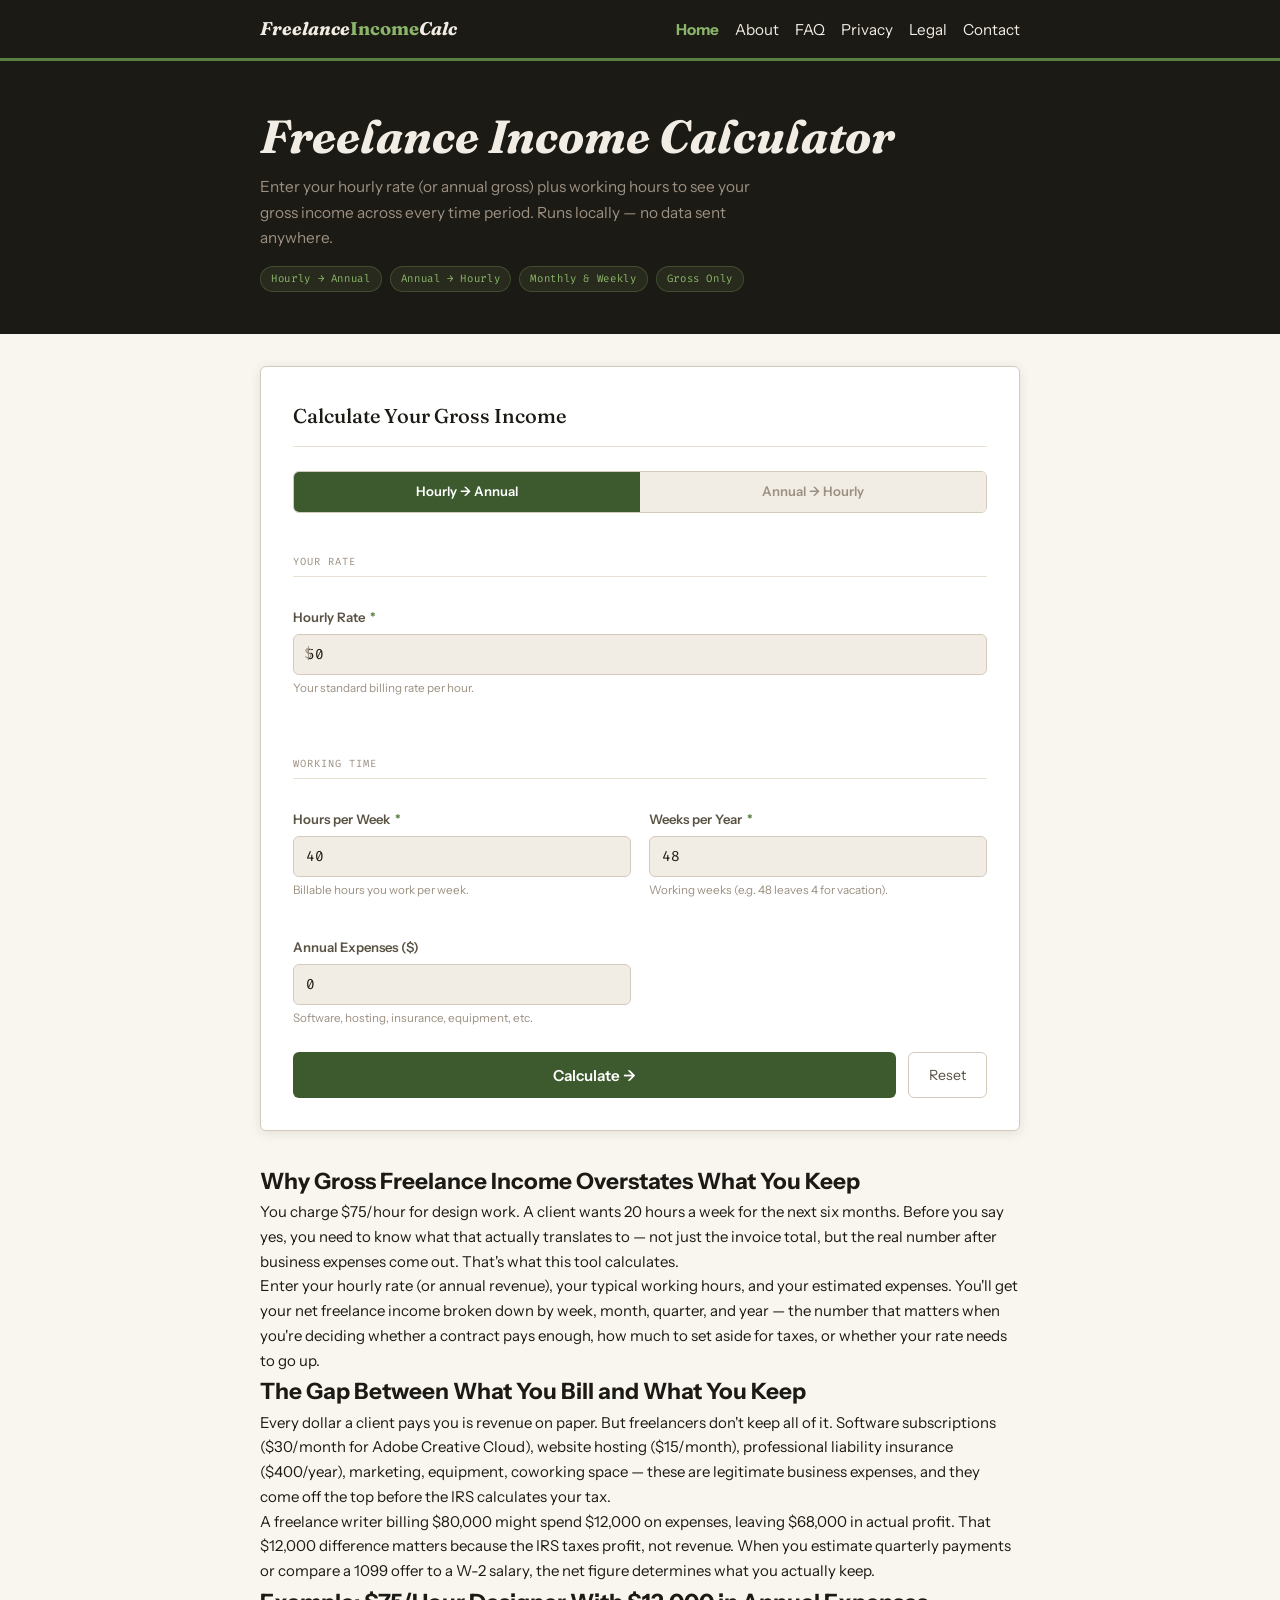
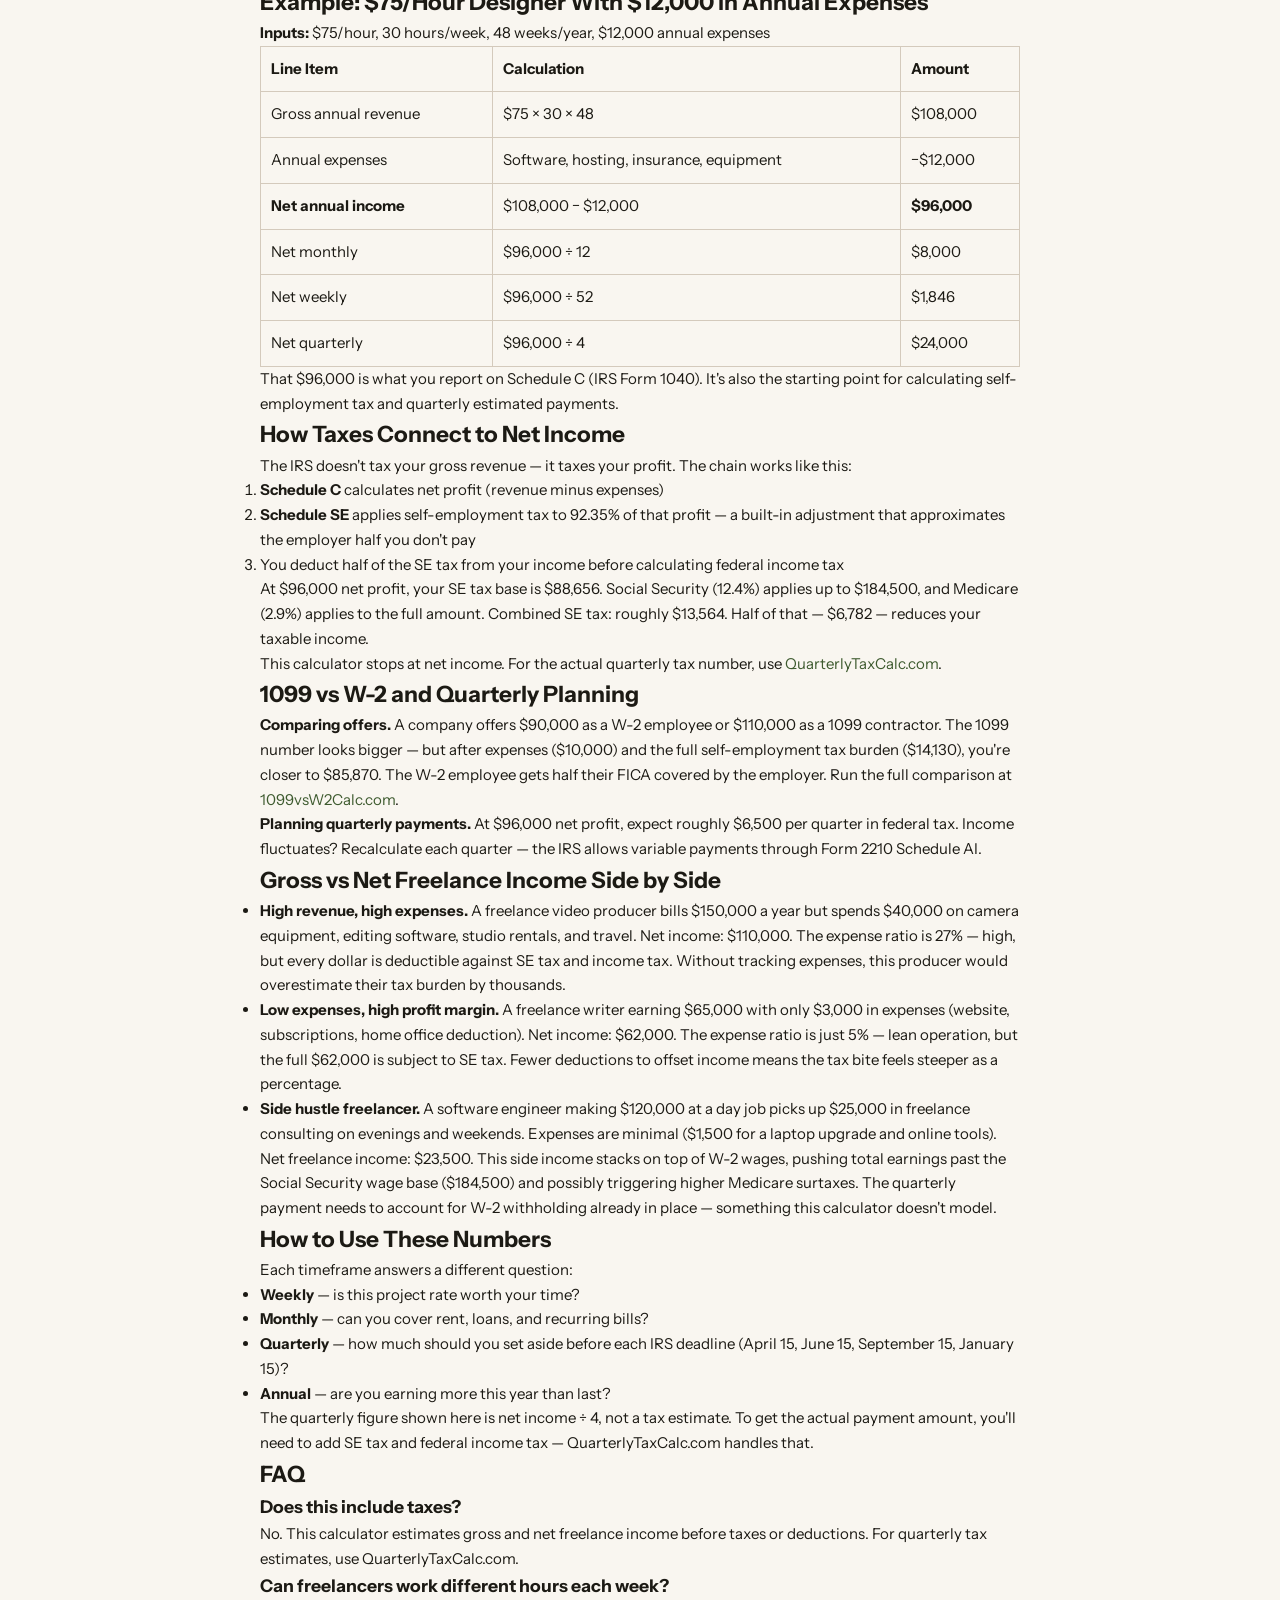
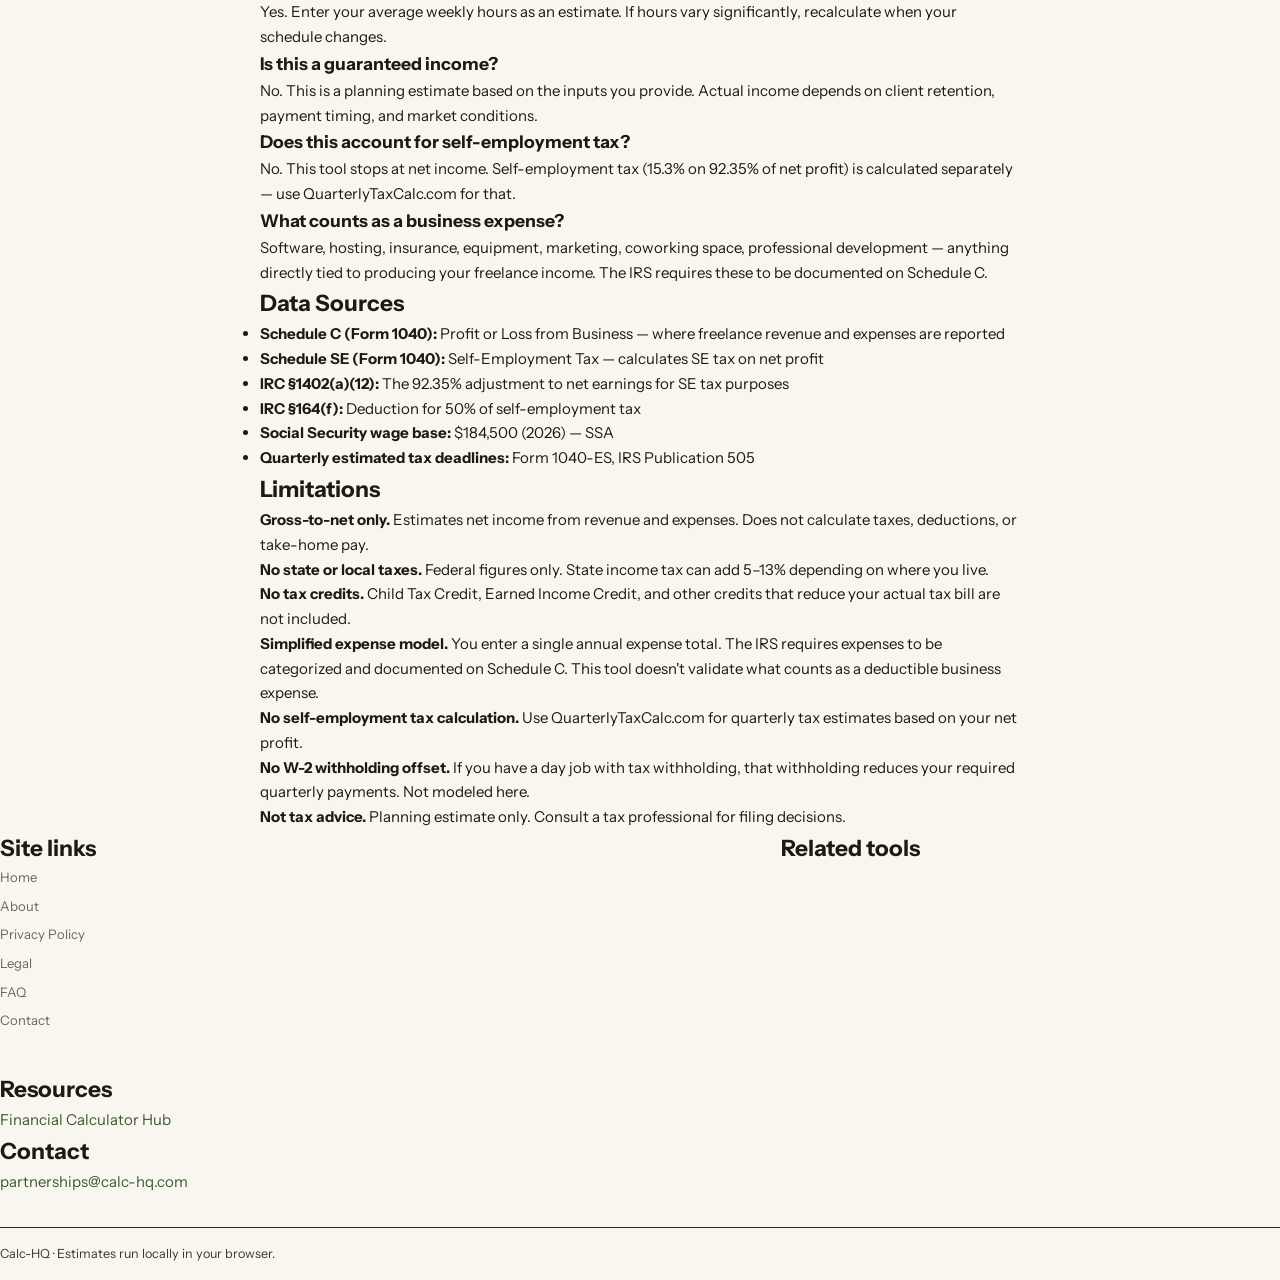
<file: index.html>
<!DOCTYPE html>
<html lang="en">
<head>
<meta charset="utf-8"/>
<meta content="width=device-width, initial-scale=1.0" name="viewport"/>
<title>Freelance Income Calculator | FreelanceIncomeCalc.com</title>
<meta content="Convert your freelance hourly rate to annual, monthly, and weekly gross income. Enter hours per week and weeks per year. Runs entirely in your browser." name="description"/>
<link href="https://freelanceincomecalc.com/" rel="canonical"/>
<meta name="robots" content="index, follow"/>
<meta name="google-adsense-account" content="ca-pub-7744853829365165"/>
<meta property="og:type" content="website"/>
<meta property="og:title" content="Freelance Income Calculator | FreelanceIncomeCalc.com"/>
<meta property="og:description" content="Convert your freelance hourly rate to annual, monthly, and weekly gross income. Enter hours per week and weeks per year. Runs entirely in your browser."/>
<meta property="og:url" content="https://freelanceincomecalc.com/"/>
<meta property="og:site_name" content="FreelanceIncomeCalc.com"/>
<meta name="twitter:card" content="summary"/>
<meta name="twitter:title" content="Freelance Income Calculator | FreelanceIncomeCalc.com"/>
<meta name="twitter:description" content="Convert your freelance hourly rate to annual, monthly, and weekly gross income. Enter hours per week and weeks per year. Runs entirely in your browser."/>
<link href="styles.css?v=layout-repair-0501" rel="stylesheet"/>
<script async="" crossorigin="anonymous" src="https://pagead2.googlesyndication.com/pagead/js/adsbygoogle.js?client=ca-pub-7744853829365165"></script>
<script type="application/ld+json">
{
 "@context": "https://schema.org",
 "@type": "WebApplication",
 "name": "Freelance Income Calculator",
 "url": "https://freelanceincomecalc.com/",
 "applicationCategory": "FinanceApplication",
 "operatingSystem": "Any",
 "creator": {"@type":"Organization","name":"Calc-HQ"},
 "description": "Online freelance income calculator that estimates hourly, weekly, monthly, and annual freelance earnings based on hourly rates and working hours.",
 "offers": {"@type":"Offer","price":"0","priceCurrency":"USD"}
}
</script>
<link rel="icon" href="favicon.svg">
</head>
<body class="page-wrap">
<header class="site-header">
<div class="container">
<a class="site-logo" href="/">Freelance<span>Income</span>Calc</a>
<div data-site-header-nav></div>
</div>
</header>
<div class="container">
<div aria-hidden="true" class="ad-slot ad-slot-top"></div>
</div>
<main>
<section class="tool-hero">
<div class="container">
<h1>Freelance Income Calculator</h1>
<p>Enter your hourly rate (or annual gross) plus working hours to see your gross income across every time period. Runs locally — no data sent anywhere.</p>
<div class="badge-row">
<span class="badge">Hourly → Annual</span>
<span class="badge">Annual → Hourly</span>
<span class="badge">Monthly &amp; Weekly</span>
<span class="badge">Gross Only</span>
</div>
</div>
</section>
<div class="container">
<div class="calc-card">
<h2 class="calc-card-title">Calculate Your Gross Income</h2>
<div class="error-banner" id="error-banner" role="alert" style="display:none;"></div>
<div aria-label="Calculation mode" class="mode-toggle" role="group">
<input checked="" id="mode-hourly" name="calc-mode" type="radio" value="hourly"/>
<label for="mode-hourly">Hourly → Annual</label>
<input id="mode-annual" name="calc-mode" type="radio" value="annual"/>
<label for="mode-annual">Annual → Hourly</label>
</div>
<form id="calc-form" novalidate="">
<div class="form-grid">
<div class="section-sep">Your Rate</div>
<div class="field full" id="row-hourly">
<label for="hourly-rate">Hourly Rate <span class="req">*</span></label>
<div class="input-wrap">
<span class="pfx">$</span>
<input autocomplete="off" class="dfmt" id="hourly-rate" inputmode="decimal" placeholder="e.g. 50" type="text"/>
</div>
<span class="field-hint">Your standard billing rate per hour.</span>
<span class="field-error" id="hourly-rate-err" role="alert"></span>
</div>
<div class="field full" id="row-annual" style="display:none;">
<label for="annual-gross">Annual Gross <span class="req">*</span></label>
<div class="input-wrap">
<span class="pfx">$</span>
<input autocomplete="off" class="dfmt" id="annual-gross" inputmode="decimal" placeholder="e.g. 96,000" type="text"/>
</div>
<span class="field-hint">Your target total gross revenue for the year.</span>
<span class="field-error" id="annual-gross-err" role="alert"></span>
</div>
<div class="section-sep">Working Time</div>
<div class="field">
<label for="hours-per-week">Hours per Week <span class="req">*</span></label>
<input autocomplete="off" class="dfmt" id="hours-per-week" inputmode="decimal" placeholder="40" type="text"/>
<span class="field-hint">Billable hours you work per week.</span>
<span class="field-error" id="hours-per-week-err" role="alert"></span>
</div>
<div class="field">
<label for="weeks-per-year">Weeks per Year <span class="req">*</span></label>
<input autocomplete="off" class="dfmt" id="weeks-per-year" inputmode="decimal" placeholder="48" type="text"/>
<span class="field-hint">Working weeks (e.g. 48 leaves 4 for vacation).</span>
<span class="field-error" id="weeks-per-year-err" role="alert"></span>
</div>
<div class="field">
<label for="annual-expenses">Annual Expenses ($)</label>
<input autocomplete="off" class="dfmt" id="annual-expenses" inputmode="decimal" placeholder="0" type="text"/>
<span class="field-hint">Software, hosting, insurance, equipment, etc.</span>
</div>
</div>
<div class="btn-row">
<button class="btn-primary" type="submit">Calculate →</button>
<button class="btn-secondary" id="reset-btn" type="button">Reset</button>
</div>
</form>
</div>
<div aria-hidden="true" class="sponsor-slot"></div>
<section aria-live="polite" id="results" style="display:none;">
<h2 class="results-heading">Your Income Estimate</h2>
<div class="rate-banner">
<div class="banner-col">
<div class="rbl">Hourly Rate</div>
<div class="rate-big" id="out-hourly">—</div>
<div class="rate-sub">per hour</div>
</div>
<div class="banner-col">
<div class="rbl">Annual Gross</div>
<div class="monthly-val" id="out-annual">—</div>
</div>
<div class="banner-col">
<div class="rbl">Monthly Gross</div>
<div class="monthly-val" id="out-monthly">—</div>
</div>
</div>
<div class="summary-grid">
<div class="s-card">
<div class="sl">Weekly Gross</div>
<div class="sv" id="out-weekly">—</div>
</div>
<div class="s-card accent">
<div class="sl">Est. Quarterly</div>
<div class="sv" id="out-quarterly">—</div>
</div>
<div class="s-card">
<div class="sl">Working Hours</div>
<div class="sv" id="out-hours">—</div>
</div>
<div class="s-card">
<div class="sl">Annual Expenses</div>
<div class="sv" id="out-expenses">—</div>
</div>
</div>
<div class="summary-grid net-grid">
<div class="banner-col">
<div class="rbl">Net Annual</div>
<div class="monthly-val" id="out-net-annual">—</div>
</div>
<div class="banner-col">
<div class="rbl">Net Monthly</div>
<div class="monthly-val" id="out-net-monthly">—</div>
</div>
<div class="s-card">
<div class="sl">Net Weekly</div>
<div class="sv" id="out-net-weekly">—</div>
</div>
</div>
<p class="results-meta" id="out-meta"></p>
<div class="btn-row" style="margin-bottom:16px;">
<button class="btn-copy" id="copy-btn" type="button">Copy Result</button>
</div>
<p class="disclaimer">Gross estimates only. No taxes, deductions, or benefits are modeled. Verify income and tax obligations with a qualified professional or official sources.</p>
<div aria-hidden="true" class="ad-slot ad-slot-bottom"></div>
</section>
</div>
</main>
<div class="container">
<section class="calculator-explanation">
<h2>Why Gross Freelance Income Overstates What You Keep</h2>
<p>You charge $75/hour for design work. A client wants 20 hours a week for the next six months. Before you say yes, you need to know what that actually translates to — not just the invoice total, but the real number after business expenses come out. That's what this tool calculates.</p>
<p>Enter your hourly rate (or annual revenue), your typical working hours, and your estimated expenses. You'll get your net freelance income broken down by week, month, quarter, and year — the number that matters when you're deciding whether a contract pays enough, how much to set aside for taxes, or whether your rate needs to go up.</p>
</section>
<section class="calculator-explanation">
<h2>The Gap Between What You Bill and What You Keep</h2>
<p>Every dollar a client pays you is revenue on paper. But freelancers don't keep all of it. Software subscriptions ($30/month for Adobe Creative Cloud), website hosting ($15/month), professional liability insurance ($400/year), marketing, equipment, coworking space — these are legitimate business expenses, and they come off the top before the IRS calculates your tax.</p>
<p>A freelance writer billing $80,000 might spend $12,000 on expenses, leaving $68,000 in actual profit. That $12,000 difference matters because the IRS taxes profit, not revenue. When you estimate quarterly payments or compare a 1099 offer to a W-2 salary, the net figure determines what you actually keep.</p>
</section>
<section class="calculator-explanation">
<h2>Example: $75/Hour Designer With $12,000 in Annual Expenses</h2>
<p><strong>Inputs:</strong> $75/hour, 30 hours/week, 48 weeks/year, $12,000 annual expenses</p>
<table class="example-table">
<tr><th>Line Item</th><th>Calculation</th><th>Amount</th></tr>
<tr><td>Gross annual revenue</td><td>$75 × 30 × 48</td><td>$108,000</td></tr>
<tr><td>Annual expenses</td><td>Software, hosting, insurance, equipment</td><td>−$12,000</td></tr>
<tr><td><strong>Net annual income</strong></td><td>$108,000 − $12,000</td><td><strong>$96,000</strong></td></tr>
<tr><td>Net monthly</td><td>$96,000 ÷ 12</td><td>$8,000</td></tr>
<tr><td>Net weekly</td><td>$96,000 ÷ 52</td><td>$1,846</td></tr>
<tr><td>Net quarterly</td><td>$96,000 ÷ 4</td><td>$24,000</td></tr>
</table>
<p>That $96,000 is what you report on Schedule C (IRS Form 1040). It's also the starting point for calculating self-employment tax and quarterly estimated payments.</p>
</section>
<section class="calculator-explanation">
<h2>How Taxes Connect to Net Income</h2>
<p>The IRS doesn't tax your gross revenue — it taxes your profit. The chain works like this:</p>
<ol>
<li><strong>Schedule C</strong> calculates net profit (revenue minus expenses)</li>
<li><strong>Schedule SE</strong> applies self-employment tax to 92.35% of that profit — a built-in adjustment that approximates the employer half you don't pay</li>
<li>You deduct half of the SE tax from your income before calculating federal income tax</li>
</ol>
<p>At $96,000 net profit, your SE tax base is $88,656. Social Security (12.4%) applies up to $184,500, and Medicare (2.9%) applies to the full amount. Combined SE tax: roughly $13,564. Half of that — $6,782 — reduces your taxable income.</p>
<p>This calculator stops at net income. For the actual quarterly tax number, use <a href="https://quarterlytaxcalc.com" target="_blank" rel="noopener">QuarterlyTaxCalc.com</a>.</p>
</section>
<section class="calculator-explanation">
<h2>1099 vs W-2 and Quarterly Planning</h2>
<p><strong>Comparing offers.</strong> A company offers $90,000 as a W-2 employee or $110,000 as a 1099 contractor. The 1099 number looks bigger — but after expenses ($10,000) and the full self-employment tax burden ($14,130), you're closer to $85,870. The W-2 employee gets half their FICA covered by the employer. Run the full comparison at <a href="https://1099vsw2calc.com" target="_blank" rel="noopener">1099vsW2Calc.com</a>.</p>
<p><strong>Planning quarterly payments.</strong> At $96,000 net profit, expect roughly $6,500 per quarter in federal tax. Income fluctuates? Recalculate each quarter — the IRS allows variable payments through Form 2210 Schedule AI.</p>
</section>
<section class="calculator-explanation">
<h2>Gross vs Net Freelance Income Side by Side</h2>
<ul>
<li><strong>High revenue, high expenses.</strong> A freelance video producer bills $150,000 a year but spends $40,000 on camera equipment, editing software, studio rentals, and travel. Net income: $110,000. The expense ratio is 27% — high, but every dollar is deductible against SE tax and income tax. Without tracking expenses, this producer would overestimate their tax burden by thousands.</li>
<li><strong>Low expenses, high profit margin.</strong> A freelance writer earning $65,000 with only $3,000 in expenses (website, subscriptions, home office deduction). Net income: $62,000. The expense ratio is just 5% — lean operation, but the full $62,000 is subject to SE tax. Fewer deductions to offset income means the tax bite feels steeper as a percentage.</li>
<li><strong>Side hustle freelancer.</strong> A software engineer making $120,000 at a day job picks up $25,000 in freelance consulting on evenings and weekends. Expenses are minimal ($1,500 for a laptop upgrade and online tools). Net freelance income: $23,500. This side income stacks on top of W-2 wages, pushing total earnings past the Social Security wage base ($184,500) and possibly triggering higher Medicare surtaxes. The quarterly payment needs to account for W-2 withholding already in place — something this calculator doesn't model.</li>
</ul>
</section>
<section class="calculator-explanation">
<h2>How to Use These Numbers</h2>
<p>Each timeframe answers a different question:</p>
<ul>
<li><strong>Weekly</strong> — is this project rate worth your time?</li>
<li><strong>Monthly</strong> — can you cover rent, loans, and recurring bills?</li>
<li><strong>Quarterly</strong> — how much should you set aside before each IRS deadline (April 15, June 15, September 15, January 15)?</li>
<li><strong>Annual</strong> — are you earning more this year than last?</li>
</ul>
<p>The quarterly figure shown here is net income ÷ 4, not a tax estimate. To get the actual payment amount, you'll need to add SE tax and federal income tax — QuarterlyTaxCalc.com handles that.</p>
</section>
<section class="calculator-explanation">
<h2>FAQ</h2>
<h3>Does this include taxes?</h3>
<p>No. This calculator estimates gross and net freelance income before taxes or deductions. For quarterly tax estimates, use QuarterlyTaxCalc.com.</p>
<h3>Can freelancers work different hours each week?</h3>
<p>Yes. Enter your average weekly hours as an estimate. If hours vary significantly, recalculate when your schedule changes.</p>
<h3>Is this a guaranteed income?</h3>
<p>No. This is a planning estimate based on the inputs you provide. Actual income depends on client retention, payment timing, and market conditions.</p>
<h3>Does this account for self-employment tax?</h3>
<p>No. This tool stops at net income. Self-employment tax (15.3% on 92.35% of net profit) is calculated separately — use QuarterlyTaxCalc.com for that.</p>
<h3>What counts as a business expense?</h3>
<p>Software, hosting, insurance, equipment, marketing, coworking space, professional development — anything directly tied to producing your freelance income. The IRS requires these to be documented on Schedule C.</p>
</section>
<section class="calculator-explanation">
<h2>Data Sources</h2>
<ul>
<li><strong>Schedule C (Form 1040):</strong> Profit or Loss from Business — where freelance revenue and expenses are reported</li>
<li><strong>Schedule SE (Form 1040):</strong> Self-Employment Tax — calculates SE tax on net profit</li>
<li><strong>IRC §1402(a)(12):</strong> The 92.35% adjustment to net earnings for SE tax purposes</li>
<li><strong>IRC §164(f):</strong> Deduction for 50% of self-employment tax</li>
<li><strong>Social Security wage base:</strong> $184,500 (2026) — SSA</li>
<li><strong>Quarterly estimated tax deadlines:</strong> Form 1040-ES, IRS Publication 505</li>
</ul>
</section>
<section class="calculator-explanation">
<h2>Limitations</h2>
<p><strong>Gross-to-net only.</strong> Estimates net income from revenue and expenses. Does not calculate taxes, deductions, or take-home pay.</p>
<p><strong>No state or local taxes.</strong> Federal figures only. State income tax can add 5–13% depending on where you live.</p>
<p><strong>No tax credits.</strong> Child Tax Credit, Earned Income Credit, and other credits that reduce your actual tax bill are not included.</p>
<p><strong>Simplified expense model.</strong> You enter a single annual expense total. The IRS requires expenses to be categorized and documented on Schedule C. This tool doesn't validate what counts as a deductible business expense.</p>
<p><strong>No self-employment tax calculation.</strong> Use QuarterlyTaxCalc.com for quarterly tax estimates based on your net profit.</p>
<p><strong>No W-2 withholding offset.</strong> If you have a day job with tax withholding, that withholding reduces your required quarterly payments. Not modeled here.</p>
<p><strong>Not tax advice.</strong> Planning estimate only. Consult a tax professional for filing decisions.</p>
</section>
</div>
<div id="site-footer"></div>
<script src="config.js"></script>
<script src="network.js?v=2026-05-03"></script>
<script src="ads.js"></script>
<script src="app.js"></script>
</body>
</html>
</file>
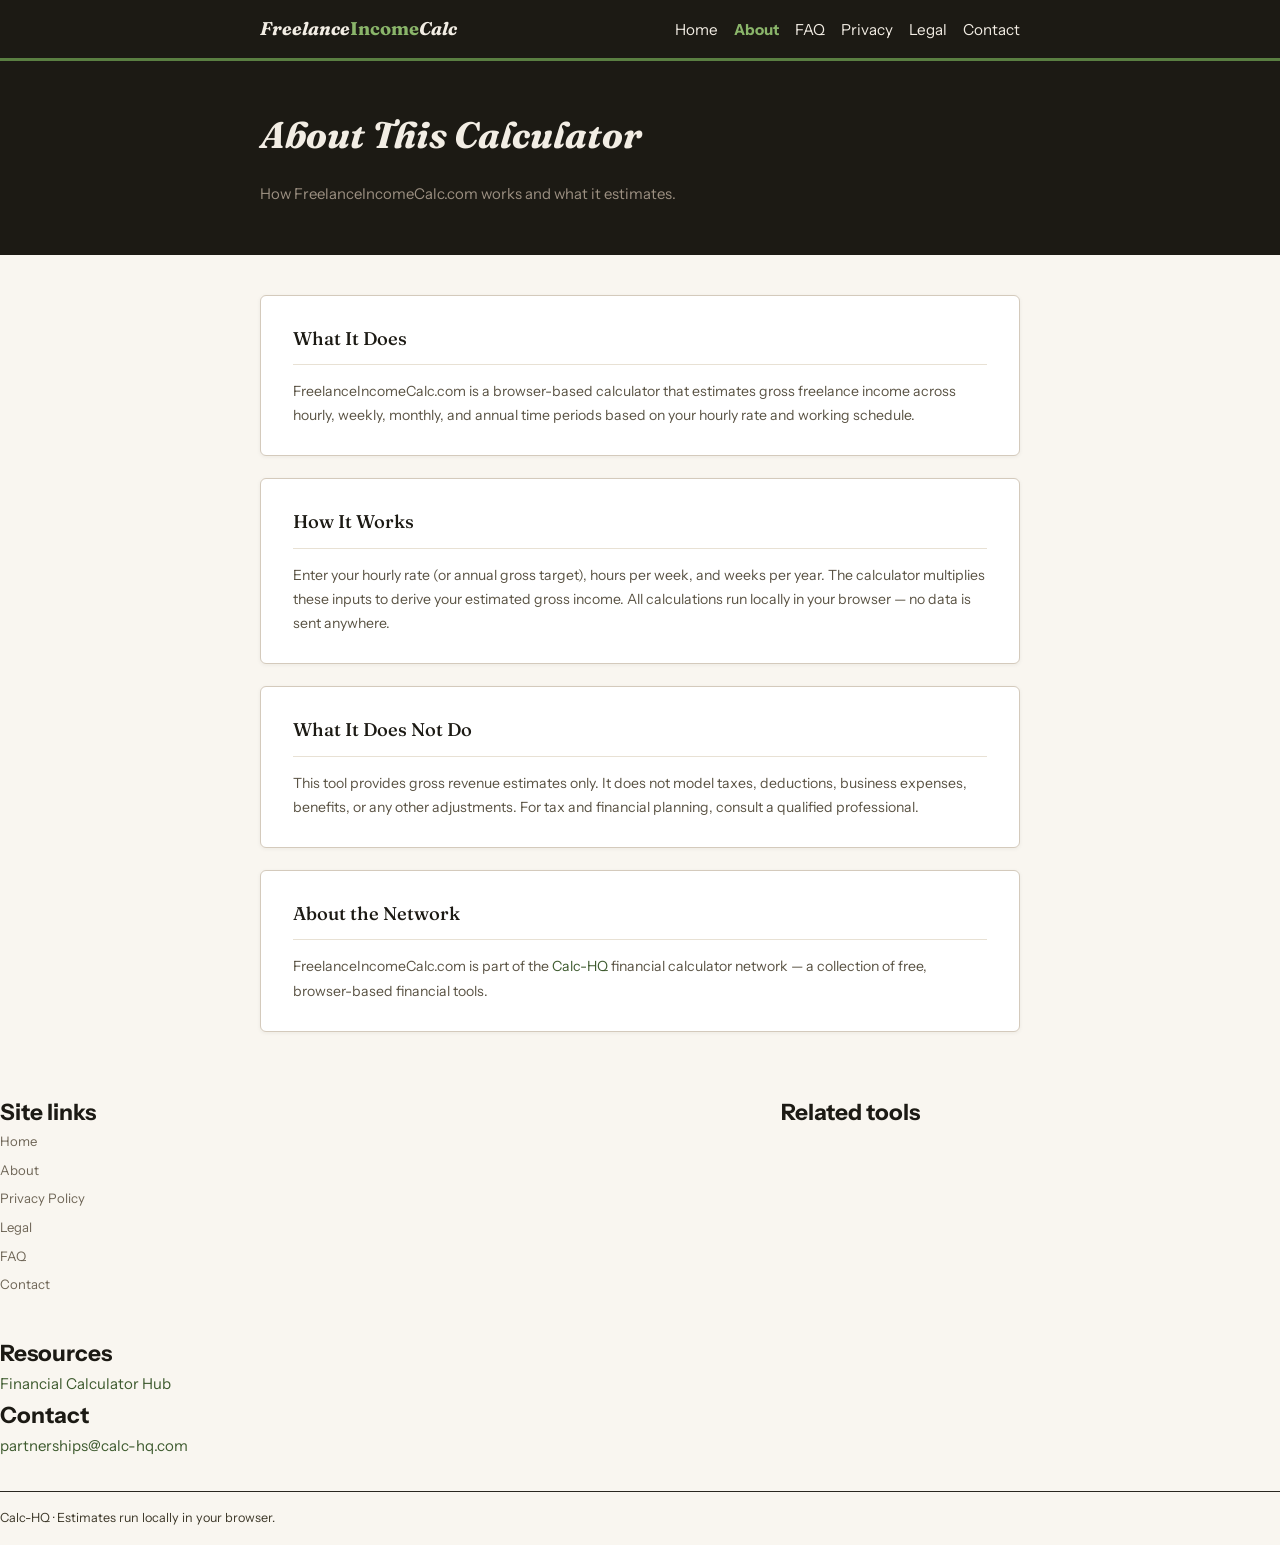
<file: about.html>
<!DOCTYPE html>

<html lang="en">
<head>
<meta charset="utf-8"/>
<meta content="width=device-width, initial-scale=1.0" name="viewport"/>
<title>About | FreelanceIncomeCalc.com</title>
<meta content="About FreelanceIncomeCalc.com — a browser-based freelance income calculator that estimates gross earnings from hourly rates and working hours." name="description"/>
<link href="https://freelanceincomecalc.com/about" rel="canonical"/>
<meta name="robots" content="index, follow"/>
<meta name="google-adsense-account" content="ca-pub-7744853829365165"/>
<meta property="og:type" content="article"/>
<meta property="og:title" content="About | FreelanceIncomeCalc.com"/>
<meta property="og:description" content="About FreelanceIncomeCalc.com — a browser-based freelance income calculator that estimates gross earnings from hourly rates and working hours."/>
<meta property="og:url" content="https://freelanceincomecalc.com/about"/>
<meta property="og:site_name" content="FreelanceIncomeCalc.com"/>
<meta name="twitter:card" content="summary"/>
<meta name="twitter:title" content="About | FreelanceIncomeCalc.com"/>
<meta name="twitter:description" content="About FreelanceIncomeCalc.com — a browser-based freelance income calculator that estimates gross earnings from hourly rates and working hours."/>
<link href="styles.css?v=layout-repair-0501" rel="stylesheet"/>
<script async="" crossorigin="anonymous" src="https://pagead2.googlesyndication.com/pagead/js/adsbygoogle.js?client=ca-pub-7744853829365165"></script>
<script type="application/ld+json">
{
 "@context": "https://schema.org",
 "@type": "AboutPage",
 "name": "About",
 "url": "https://freelanceincomecalc.com/about",
 "description": "About FreelanceIncomeCalc.com — a browser-based freelance income calculator that estimates gross earnings from hourly rates and working hours."
}
</script>
<link rel="icon" href="favicon.svg">
</head>
<body class="page-wrap">
<header class="site-header">
<div class="container">
<a class="site-logo" href="/">Freelance<span>Income</span>Calc</a>
<div data-site-header-nav></div>
</div>
</header>
<div class="container">
<div aria-hidden="true" class="ad-slot ad-slot-top"></div>
</div>
<main>
<section class="info-hero"><div class="page-copy">
<div class="container">
<h1>About This Calculator</h1>
<p>How FreelanceIncomeCalc.com works and what it estimates.</p>
</div>
</section>
<div class="info-body">
<div class="container">
<div class="info-card">
<h2>What It Does</h2>
<p>FreelanceIncomeCalc.com is a browser-based calculator that estimates gross freelance income across hourly, weekly, monthly, and annual time periods based on your hourly rate and working schedule.</p>
</div>
<div class="info-card">
<h2>How It Works</h2>
<p>Enter your hourly rate (or annual gross target), hours per week, and weeks per year. The calculator multiplies these inputs to derive your estimated gross income. All calculations run locally in your browser — no data is sent anywhere.</p>
</div>
<div class="info-card">
<h2>What It Does Not Do</h2>
<p>This tool provides gross revenue estimates only. It does not model taxes, deductions, business expenses, benefits, or any other adjustments. For tax and financial planning, consult a qualified professional.</p>
</div>
<div class="info-card">
<h2>About the Network</h2>
<p>FreelanceIncomeCalc.com is part of the <a href="https://calc-hq.com" target="_blank" rel="noopener">Calc-HQ</a> financial calculator network — a collection of free, browser-based financial tools.</p>
</div>
<div aria-hidden="true" class="ad-slot ad-slot-bottom"></div>
</div>
</div>
</main>
<div id="site-footer"></div>
<script src="config.js"></script>
<script src="network.js?v=2026-05-03"></script>
<script src="ads.js"></script>
</body>
</html>
</file>
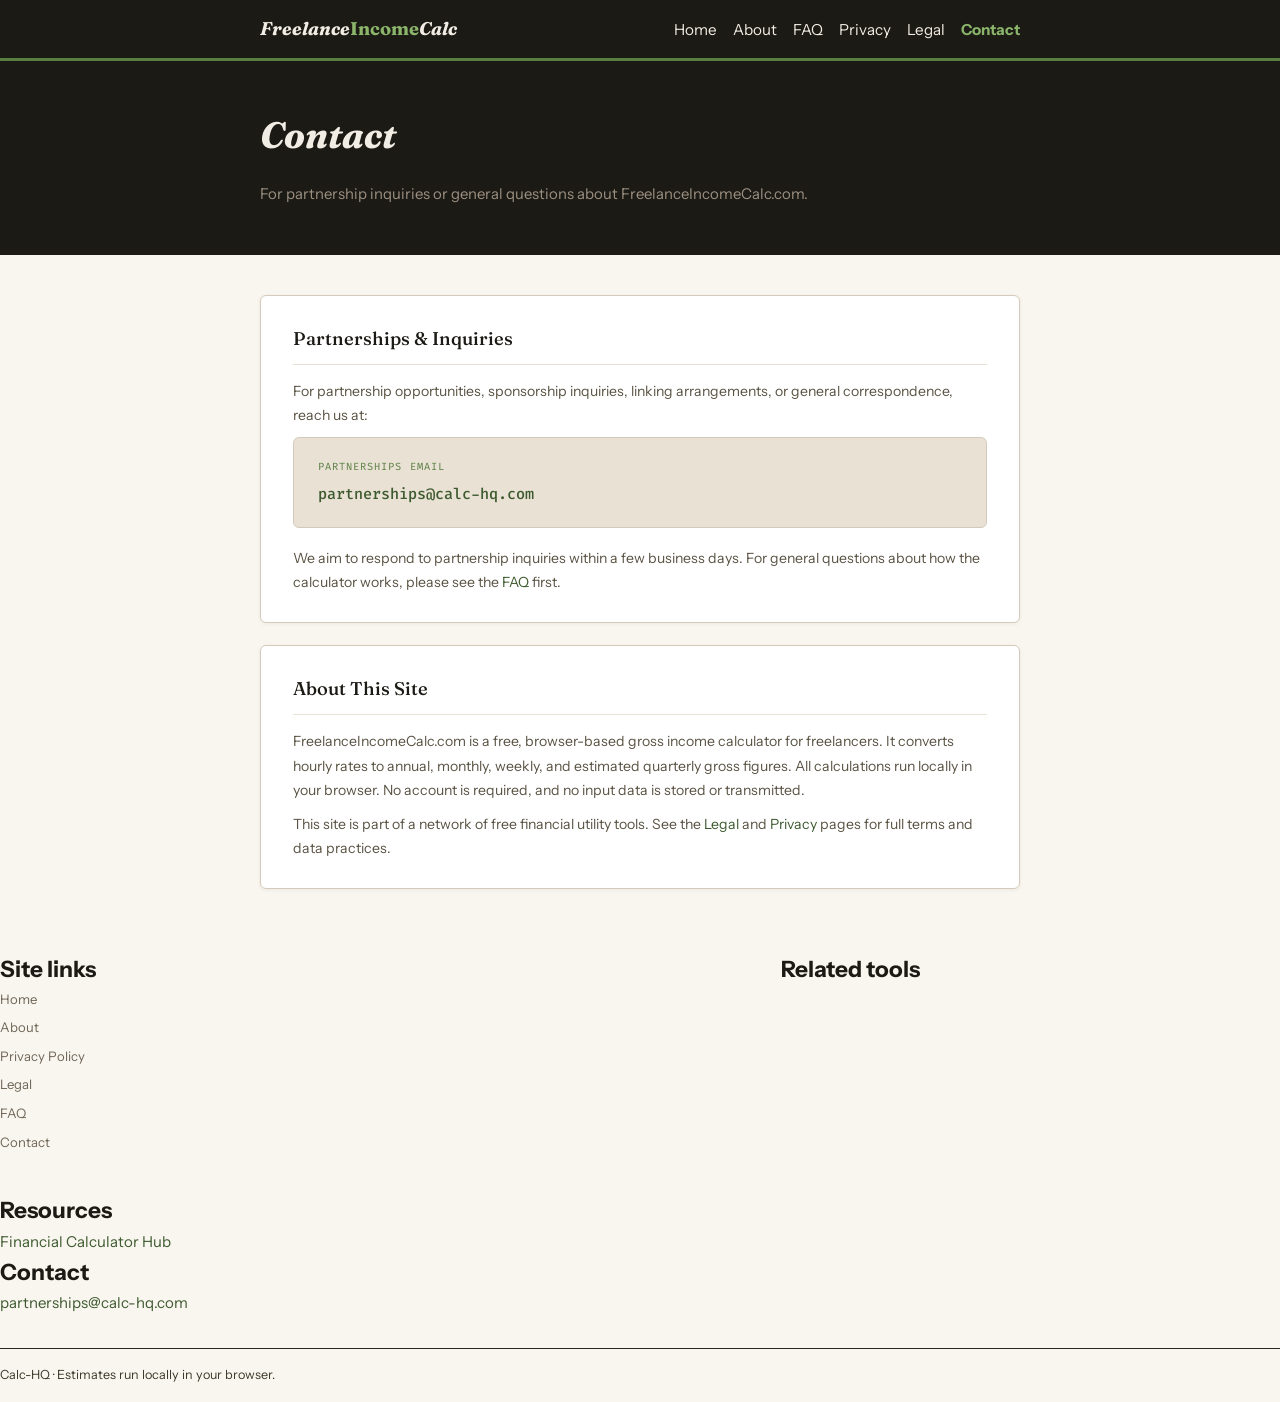
<file: contact.html>
<!DOCTYPE html>

<html lang="en">
<head>
<meta charset="utf-8"/>
<meta content="width=device-width, initial-scale=1.0" name="viewport"/>
<title>Contact | FreelanceIncomeCalc.com</title>
<meta content="Contact FreelanceIncomeCalc.com for partnership inquiries or general questions." name="description"/>
<link href="https://freelanceincomecalc.com/contact" rel="canonical"/>
<meta name="robots" content="index, follow"/>
<meta name="google-adsense-account" content="ca-pub-7744853829365165"/>
<meta property="og:type" content="website"/>
<meta property="og:title" content="Contact | FreelanceIncomeCalc.com"/>
<meta property="og:description" content="Contact FreelanceIncomeCalc.com for partnership inquiries or general questions."/>
<meta property="og:url" content="https://freelanceincomecalc.com/contact"/>
<meta property="og:site_name" content="FreelanceIncomeCalc.com"/>
<meta name="twitter:card" content="summary"/>
<meta name="twitter:title" content="Contact | FreelanceIncomeCalc.com"/>
<meta name="twitter:description" content="Contact FreelanceIncomeCalc.com for partnership inquiries or general questions."/>
<link href="styles.css?v=layout-repair-0501" rel="stylesheet"/>
<script async="" crossorigin="anonymous" src="https://pagead2.googlesyndication.com/pagead/js/adsbygoogle.js?client=ca-pub-7744853829365165"></script>
<script type="application/ld+json">
{
 "@context": "https://schema.org",
 "@type": "WebPage",
 "name": "Contact",
 "url": "https://freelanceincomecalc.com/contact",
 "description": "Contact FreelanceIncomeCalc.com for general questions or partnership inquiries."
}
</script>
<link rel="icon" href="favicon.svg">
</head>
<body class="page-wrap">
<header class="site-header">
<div class="container">
<a class="site-logo" href="/">Freelance<span>Income</span>Calc</a>
<div data-site-header-nav></div>
</div>
</header>
<div class="container">
<div aria-hidden="true" class="ad-slot ad-slot-top"></div>
</div>
<main>
<section class="info-hero"><div class="page-copy">
<div class="container">
<h1>Contact</h1>
<p>For partnership inquiries or general questions about FreelanceIncomeCalc.com.</p>
</div>
</section>
<div class="info-body">
<div class="container">
<div class="info-card">
<h2>Partnerships &amp; Inquiries</h2>
<p>For partnership opportunities, sponsorship inquiries, linking arrangements, or general correspondence, reach us at:</p>
<div class="contact-block">
<div class="cl">Partnerships Email</div>
<a href="mailto:partnerships@calc-hq.com">partnerships@calc-hq.com</a>
</div>
<p>We aim to respond to partnership inquiries within a few business days. For general questions about how the calculator works, please see the <a href="/faq.html">FAQ</a> first.</p>
</div>
<div class="info-card">
<h2>About This Site</h2>
<p>FreelanceIncomeCalc.com is a free, browser-based gross income calculator for freelancers. It converts hourly rates to annual, monthly, weekly, and estimated quarterly gross figures. All calculations run locally in your browser. No account is required, and no input data is stored or transmitted.</p>
<p>This site is part of a network of free financial utility tools. See the <a href="/legal.html">Legal</a> and <a href="/privacy.html">Privacy</a> pages for full terms and data practices.</p>
</div>
<div aria-hidden="true" class="ad-slot ad-slot-bottom"></div>
</div>
</div>
</main>
<div id="site-footer"></div>
<script src="config.js"></script>
<script src="network.js?v=2026-05-03"></script>
<script src="ads.js"></script>
<script src="app.js"></script>
</body>
</html>
</file>
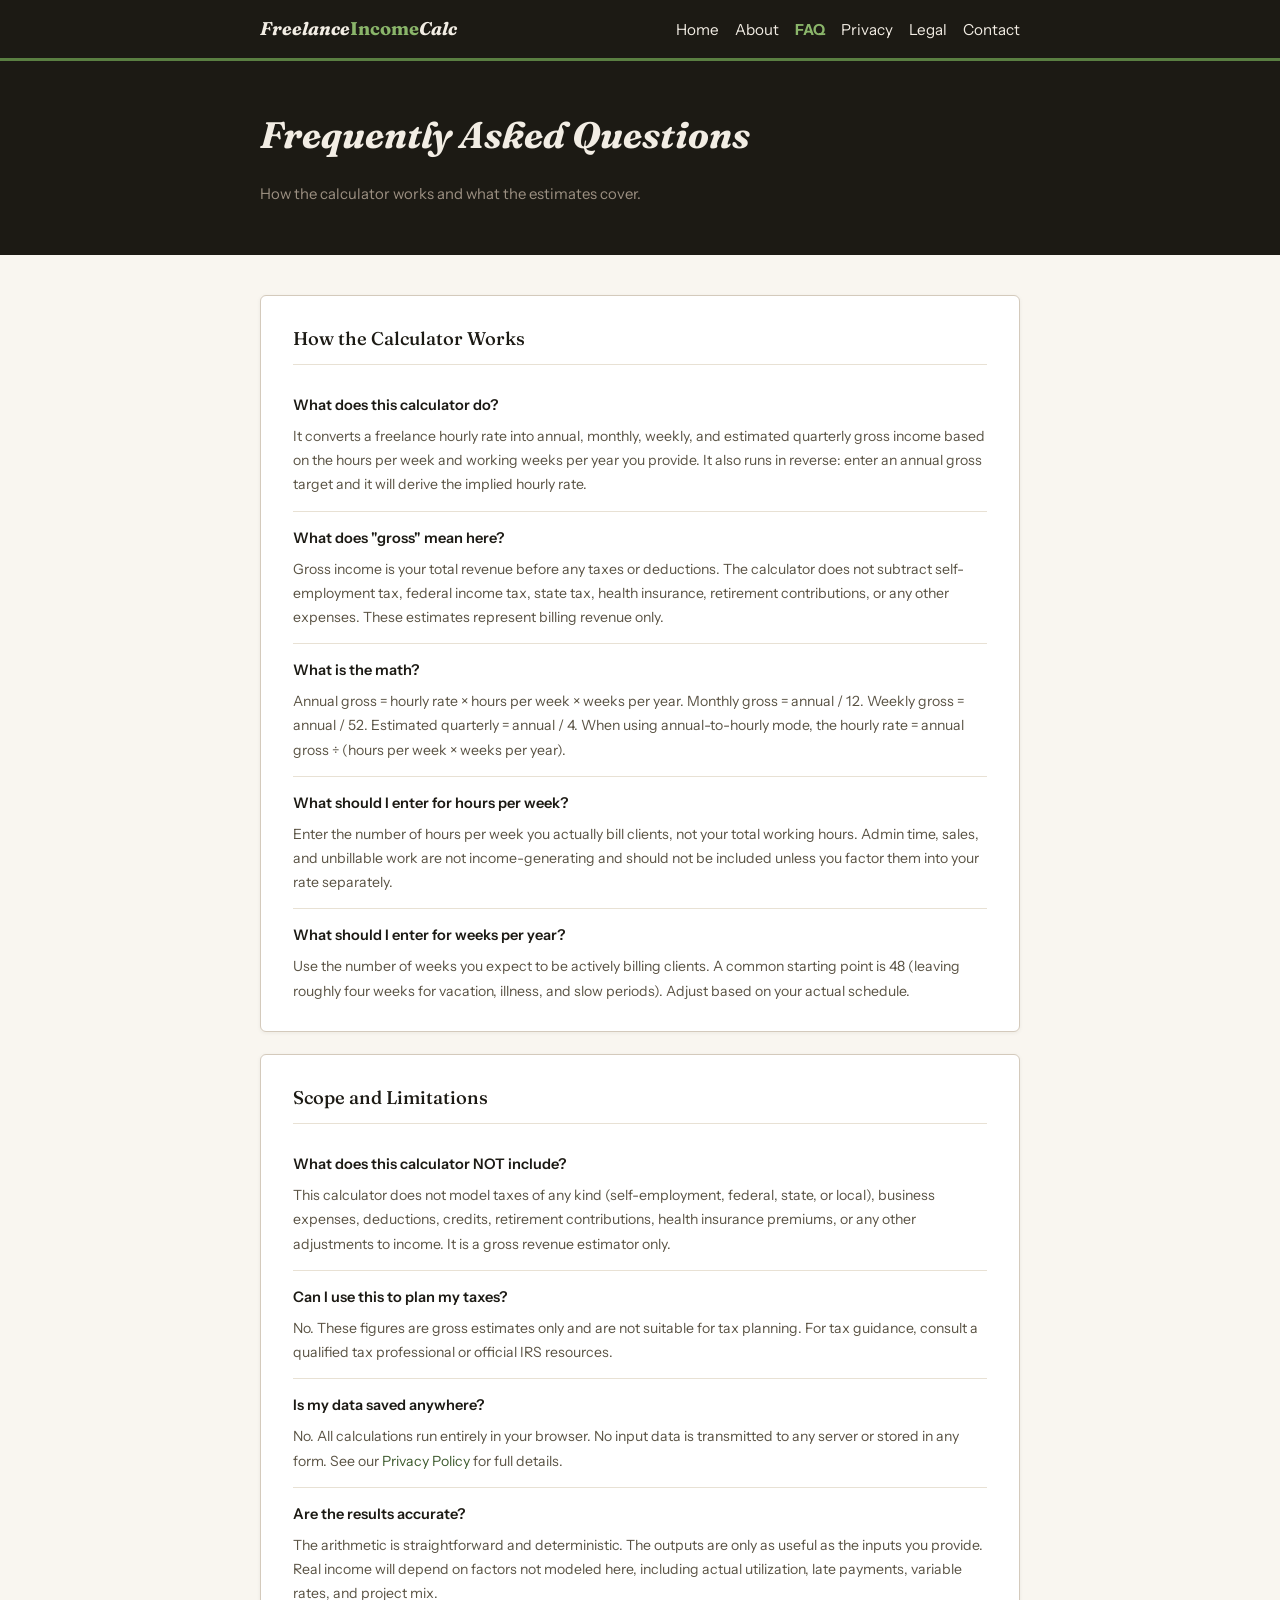
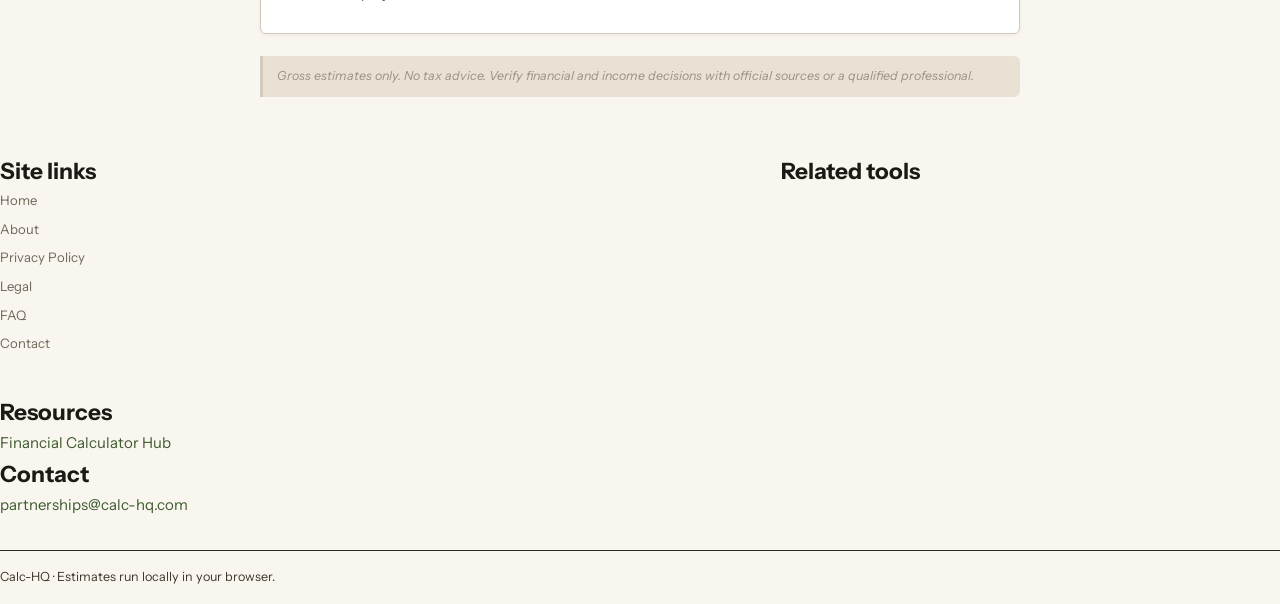
<file: faq.html>
<!DOCTYPE html>

<html lang="en">
<head>
<meta charset="utf-8"/>
<meta content="width=device-width, initial-scale=1.0" name="viewport"/>
<title>FAQ | FreelanceIncomeCalc.com</title>
<meta content="Frequently asked questions about the FreelanceIncomeCalc tool, how gross income is calculated, and what the estimates include and exclude." name="description"/>
<link href="https://freelanceincomecalc.com/faq" rel="canonical"/>
<meta name="robots" content="index, follow"/>
<meta name="google-adsense-account" content="ca-pub-7744853829365165"/>
<meta property="og:type" content="website"/>
<meta property="og:title" content="FAQ | FreelanceIncomeCalc.com"/>
<meta property="og:description" content="Frequently asked questions about the FreelanceIncomeCalc tool, how gross income is calculated, and what the estimates include and exclude."/>
<meta property="og:url" content="https://freelanceincomecalc.com/faq"/>
<meta property="og:site_name" content="FreelanceIncomeCalc.com"/>
<meta name="twitter:card" content="summary"/>
<meta name="twitter:title" content="FAQ | FreelanceIncomeCalc.com"/>
<meta name="twitter:description" content="Frequently asked questions about the FreelanceIncomeCalc tool, how gross income is calculated, and what the estimates include and exclude."/>
<link href="styles.css?v=layout-repair-0501" rel="stylesheet"/>
<script async="" crossorigin="anonymous" src="https://pagead2.googlesyndication.com/pagead/js/adsbygoogle.js?client=ca-pub-7744853829365165"></script>
<script type="application/ld+json">
{
  "@context": "https://schema.org",
  "@type": "FAQPage",
  "mainEntity": [
    {
      "@type": "Question",
      "name": "What does this calculator do?",
      "acceptedAnswer": {
        "@type": "Answer",
        "text": "It converts a freelance hourly rate into annual, monthly, weekly, and estimated quarterly gross income based on the hours per week and working weeks per year you provide. It also runs in reverse using an annual gross target."
      }
    },
    {
      "@type": "Question",
      "name": "What does gross mean here?",
      "acceptedAnswer": {
        "@type": "Answer",
        "text": "Gross income is total revenue before taxes, deductions, business expenses, insurance, or retirement contributions."
      }
    },
    {
      "@type": "Question",
      "name": "Is my data saved anywhere?",
      "acceptedAnswer": {
        "@type": "Answer",
        "text": "No. All calculations run entirely in your browser and no input data is transmitted or stored."
      }
    }
  ]
}
</script>
<link rel="icon" href="favicon.svg">
</head>
<body class="page-wrap">
<header class="site-header">
<div class="container">
<a class="site-logo" href="/">Freelance<span>Income</span>Calc</a>
<div data-site-header-nav></div>
</div>
</header>
<div class="container">
<div aria-hidden="true" class="ad-slot ad-slot-top"></div>
</div>
<main>
<section class="info-hero"><div class="page-copy">
<div class="container">
<h1>Frequently Asked Questions</h1>
<p>How the calculator works and what the estimates cover.</p>
</div>
</section>
<div class="info-body">
<div class="container">
<div class="info-card">
<h2>How the Calculator Works</h2>
<div class="faq-q">
<h3>What does this calculator do?</h3>
<p>It converts a freelance hourly rate into annual, monthly, weekly, and estimated quarterly gross income based on the hours per week and working weeks per year you provide. It also runs in reverse: enter an annual gross target and it will derive the implied hourly rate.</p>
</div>
<div class="faq-q">
<h3>What does "gross" mean here?</h3>
<p>Gross income is your total revenue before any taxes or deductions. The calculator does not subtract self-employment tax, federal income tax, state tax, health insurance, retirement contributions, or any other expenses. These estimates represent billing revenue only.</p>
</div>
<div class="faq-q">
<h3>What is the math?</h3>
<p>Annual gross = hourly rate × hours per week × weeks per year. Monthly gross = annual / 12. Weekly gross = annual / 52. Estimated quarterly = annual / 4. When using annual-to-hourly mode, the hourly rate = annual gross ÷ (hours per week × weeks per year).</p>
</div>
<div class="faq-q">
<h3>What should I enter for hours per week?</h3>
<p>Enter the number of hours per week you actually bill clients, not your total working hours. Admin time, sales, and unbillable work are not income-generating and should not be included unless you factor them into your rate separately.</p>
</div>
<div class="faq-q">
<h3>What should I enter for weeks per year?</h3>
<p>Use the number of weeks you expect to be actively billing clients. A common starting point is 48 (leaving roughly four weeks for vacation, illness, and slow periods). Adjust based on your actual schedule.</p>
</div>
</div>
<div class="info-card">
<h2>Scope and Limitations</h2>
<div class="faq-q">
<h3>What does this calculator NOT include?</h3>
<p>This calculator does not model taxes of any kind (self-employment, federal, state, or local), business expenses, deductions, credits, retirement contributions, health insurance premiums, or any other adjustments to income. It is a gross revenue estimator only.</p>
</div>
<div class="faq-q">
<h3>Can I use this to plan my taxes?</h3>
<p>No. These figures are gross estimates only and are not suitable for tax planning. For tax guidance, consult a qualified tax professional or official IRS resources.</p>
</div>
<div class="faq-q">
<h3>Is my data saved anywhere?</h3>
<p>No. All calculations run entirely in your browser. No input data is transmitted to any server or stored in any form. See our <a href="/privacy.html">Privacy Policy</a> for full details.</p>
</div>
<div class="faq-q">
<h3>Are the results accurate?</h3>
<p>The arithmetic is straightforward and deterministic. The outputs are only as useful as the inputs you provide. Real income will depend on factors not modeled here, including actual utilization, late payments, variable rates, and project mix.</p>
</div>
</div>
<p class="disclaimer">Gross estimates only. No tax advice. Verify financial and income decisions with official sources or a qualified professional.</p>
<div aria-hidden="true" class="ad-slot ad-slot-bottom"></div>
</div>
</div>
</main>
<div id="site-footer"></div>
<script src="config.js"></script>
<script src="network.js?v=2026-05-03"></script>
<script src="ads.js"></script>
<script src="app.js"></script>
</body>
</html>
</file>
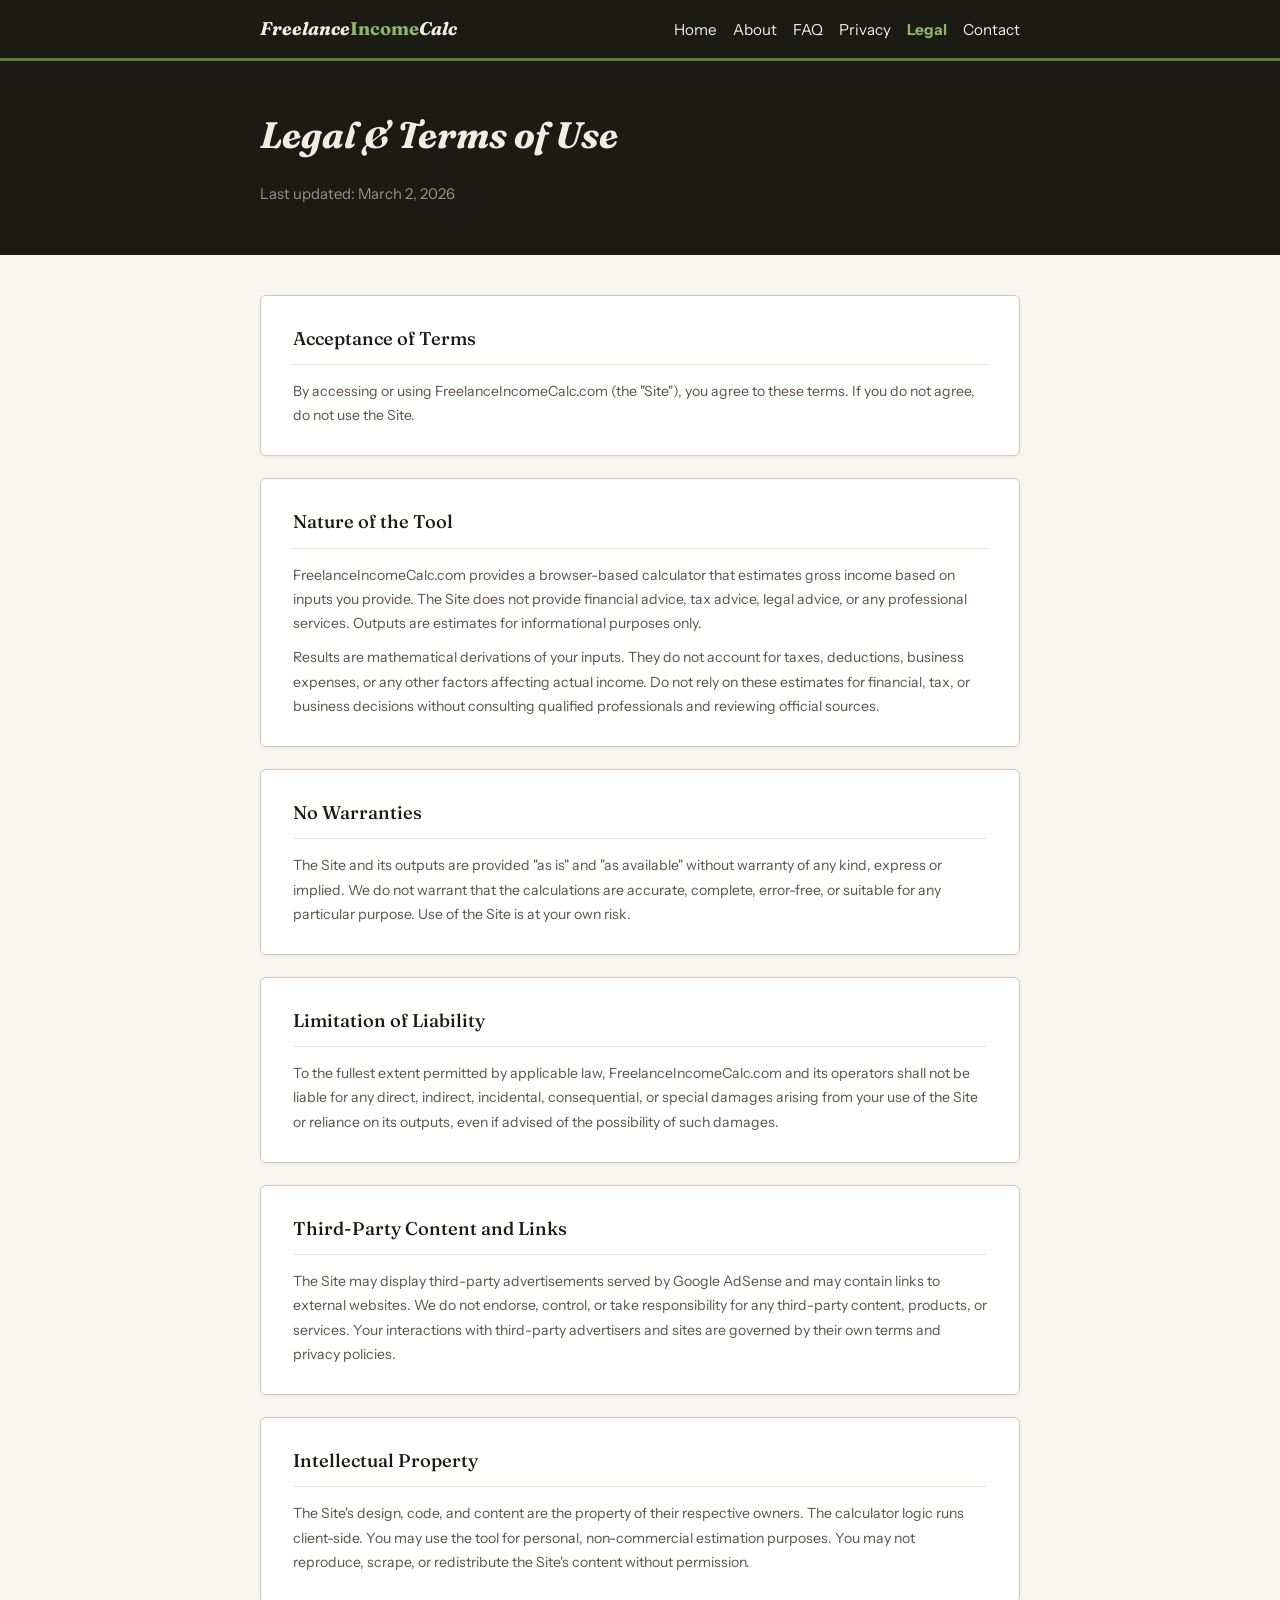
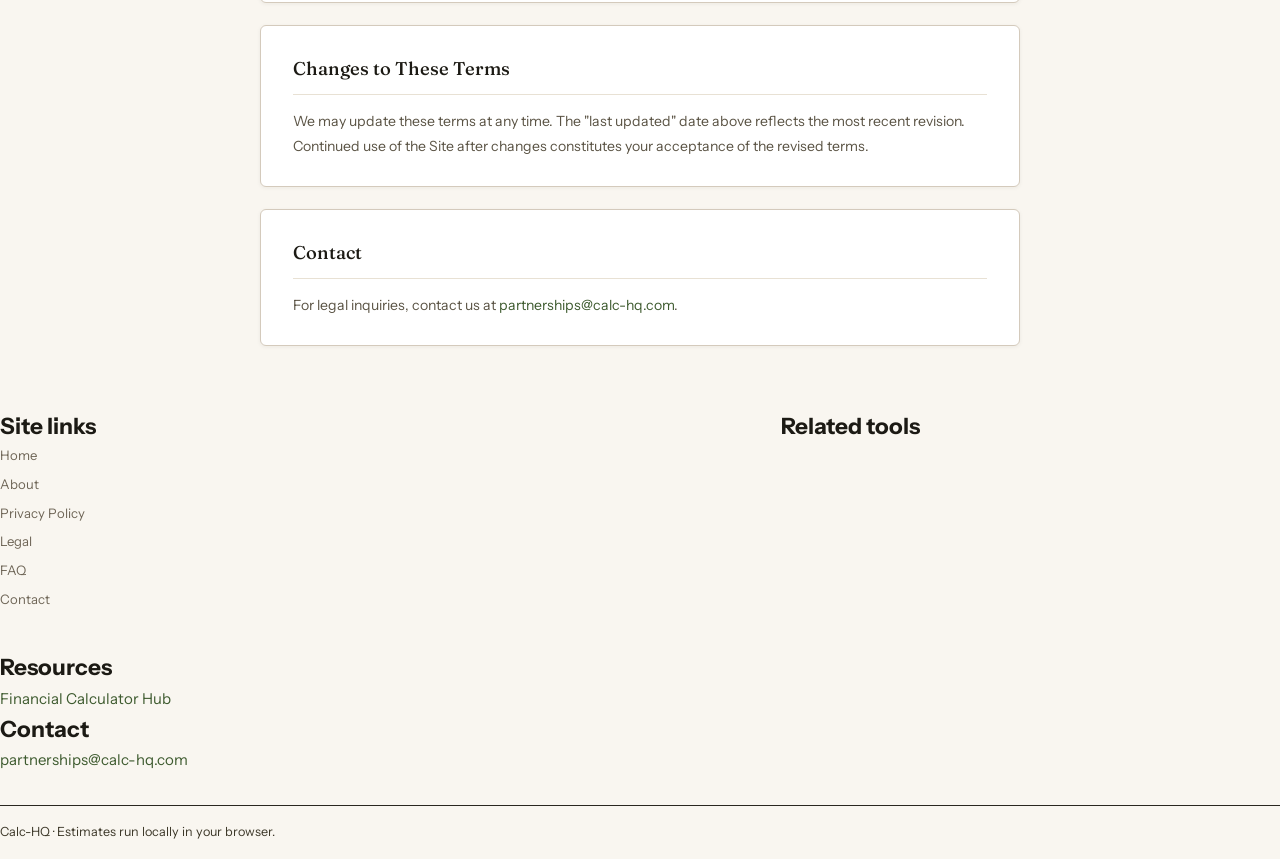
<file: legal.html>
<!DOCTYPE html>

<html lang="en">
<head>
<meta charset="utf-8"/>
<meta content="width=device-width, initial-scale=1.0" name="viewport"/>
<title>Legal | FreelanceIncomeCalc.com</title>
<meta content="Terms of use and legal disclaimers for FreelanceIncomeCalc.com. This tool provides gross income estimates only and is not financial or tax advice." name="description"/>
<link href="https://freelanceincomecalc.com/legal" rel="canonical"/>
<meta name="robots" content="index, follow"/>
<meta name="google-adsense-account" content="ca-pub-7744853829365165"/>
<meta property="og:type" content="website"/>
<meta property="og:title" content="Legal Disclaimer | FreelanceIncomeCalc.com"/>
<meta property="og:description" content="Terms of use and legal disclaimers for FreelanceIncomeCalc.com. This tool provides gross income estimates only and is not financial or tax advice."/>
<meta property="og:url" content="https://freelanceincomecalc.com/legal"/>
<meta property="og:site_name" content="FreelanceIncomeCalc.com"/>
<meta name="twitter:card" content="summary"/>
<meta name="twitter:title" content="Legal Disclaimer | FreelanceIncomeCalc.com"/>
<meta name="twitter:description" content="Terms of use and legal disclaimers for FreelanceIncomeCalc.com. This tool provides gross income estimates only and is not financial or tax advice."/>
<link href="styles.css?v=layout-repair-0501" rel="stylesheet"/>
<script async="" crossorigin="anonymous" src="https://pagead2.googlesyndication.com/pagead/js/adsbygoogle.js?client=ca-pub-7744853829365165"></script>
<script type="application/ld+json">
{
 "@context": "https://schema.org",
 "@type": "WebPage",
 "name": "Legal & Terms of Use",
 "url": "https://freelanceincomecalc.com/legal",
 "description": "Terms of use and legal disclaimers for FreelanceIncomeCalc.com."
}
</script>
<link rel="icon" href="favicon.svg">
</head>
<body class="page-wrap">
<header class="site-header">
<div class="container">
<a class="site-logo" href="/">Freelance<span>Income</span>Calc</a>
<div data-site-header-nav></div>
</div>
</header>
<div class="container">
<div aria-hidden="true" class="ad-slot ad-slot-top"></div>
</div>
<main>
<section class="info-hero"><div class="page-copy">
<div class="container">
<h1>Legal &amp; Terms of Use</h1>
<p>Last updated: March 2, 2026</p>
</div>
</section>
<div class="info-body">
<div class="container">
<div class="info-card">
<h2>Acceptance of Terms</h2>
<p>By accessing or using FreelanceIncomeCalc.com (the "Site"), you agree to these terms. If you do not agree, do not use the Site.</p>
</div>
<div class="info-card">
<h2>Nature of the Tool</h2>
<p>FreelanceIncomeCalc.com provides a browser-based calculator that estimates gross income based on inputs you provide. The Site does not provide financial advice, tax advice, legal advice, or any professional services. Outputs are estimates for informational purposes only.</p>
<p>Results are mathematical derivations of your inputs. They do not account for taxes, deductions, business expenses, or any other factors affecting actual income. Do not rely on these estimates for financial, tax, or business decisions without consulting qualified professionals and reviewing official sources.</p>
</div>
<div class="info-card">
<h2>No Warranties</h2>
<p>The Site and its outputs are provided "as is" and "as available" without warranty of any kind, express or implied. We do not warrant that the calculations are accurate, complete, error-free, or suitable for any particular purpose. Use of the Site is at your own risk.</p>
</div>
<div class="info-card">
<h2>Limitation of Liability</h2>
<p>To the fullest extent permitted by applicable law, FreelanceIncomeCalc.com and its operators shall not be liable for any direct, indirect, incidental, consequential, or special damages arising from your use of the Site or reliance on its outputs, even if advised of the possibility of such damages.</p>
</div>
<div class="info-card">
<h2>Third-Party Content and Links</h2>
<p>The Site may display third-party advertisements served by Google AdSense and may contain links to external websites. We do not endorse, control, or take responsibility for any third-party content, products, or services. Your interactions with third-party advertisers and sites are governed by their own terms and privacy policies.</p>
</div>
<div class="info-card">
<h2>Intellectual Property</h2>
<p>The Site's design, code, and content are the property of their respective owners. The calculator logic runs client-side. You may use the tool for personal, non-commercial estimation purposes. You may not reproduce, scrape, or redistribute the Site's content without permission.</p>
</div>
<div class="info-card">
<h2>Changes to These Terms</h2>
<p>We may update these terms at any time. The "last updated" date above reflects the most recent revision. Continued use of the Site after changes constitutes your acceptance of the revised terms.</p>
</div>
<div class="info-card">
<h2>Contact</h2>
<p>For legal inquiries, contact us at <a href="mailto:partnerships@calc-hq.com">partnerships@calc-hq.com</a>.</p>
</div>
<div aria-hidden="true" class="ad-slot ad-slot-bottom"></div>
</div>
</div>
</main>
<div id="site-footer"></div>
<script src="config.js"></script>
<script src="network.js?v=2026-05-03"></script>
<script src="ads.js"></script>
<script src="app.js"></script>
</body>
</html>
</file>
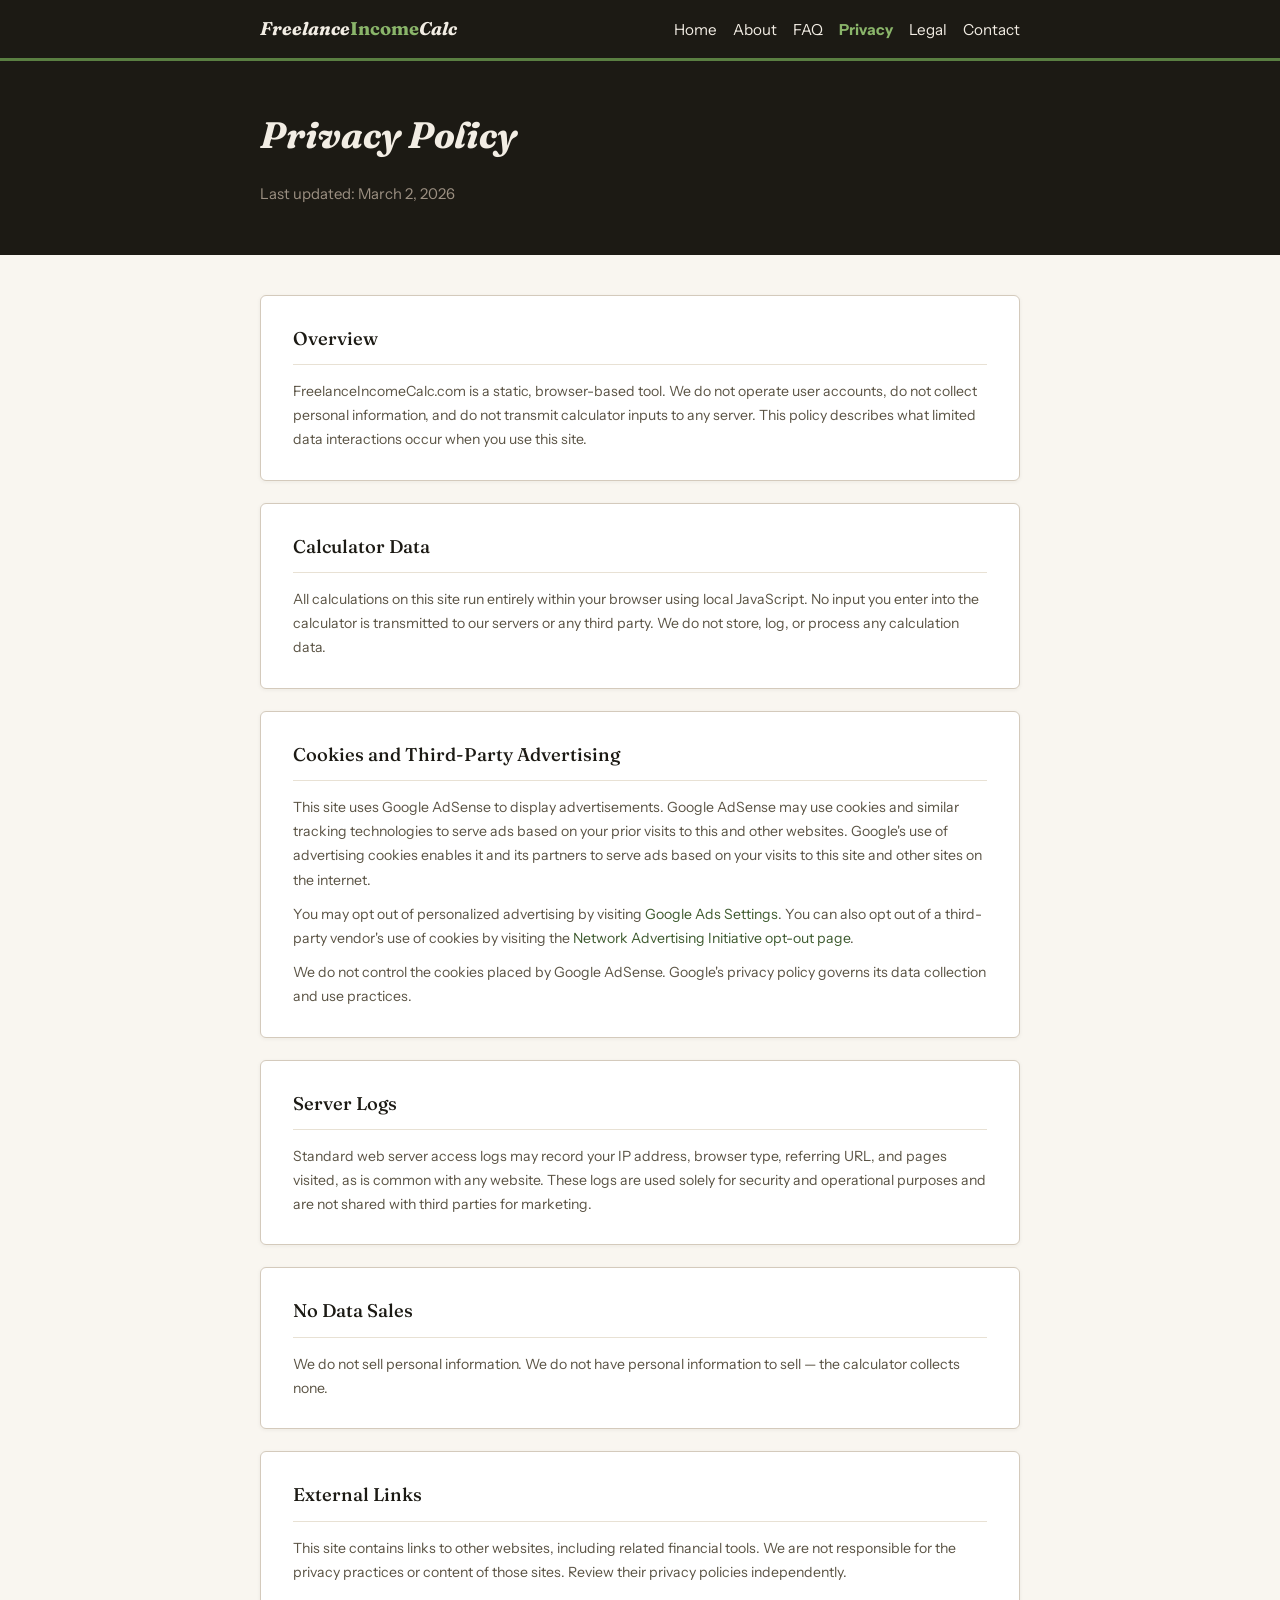
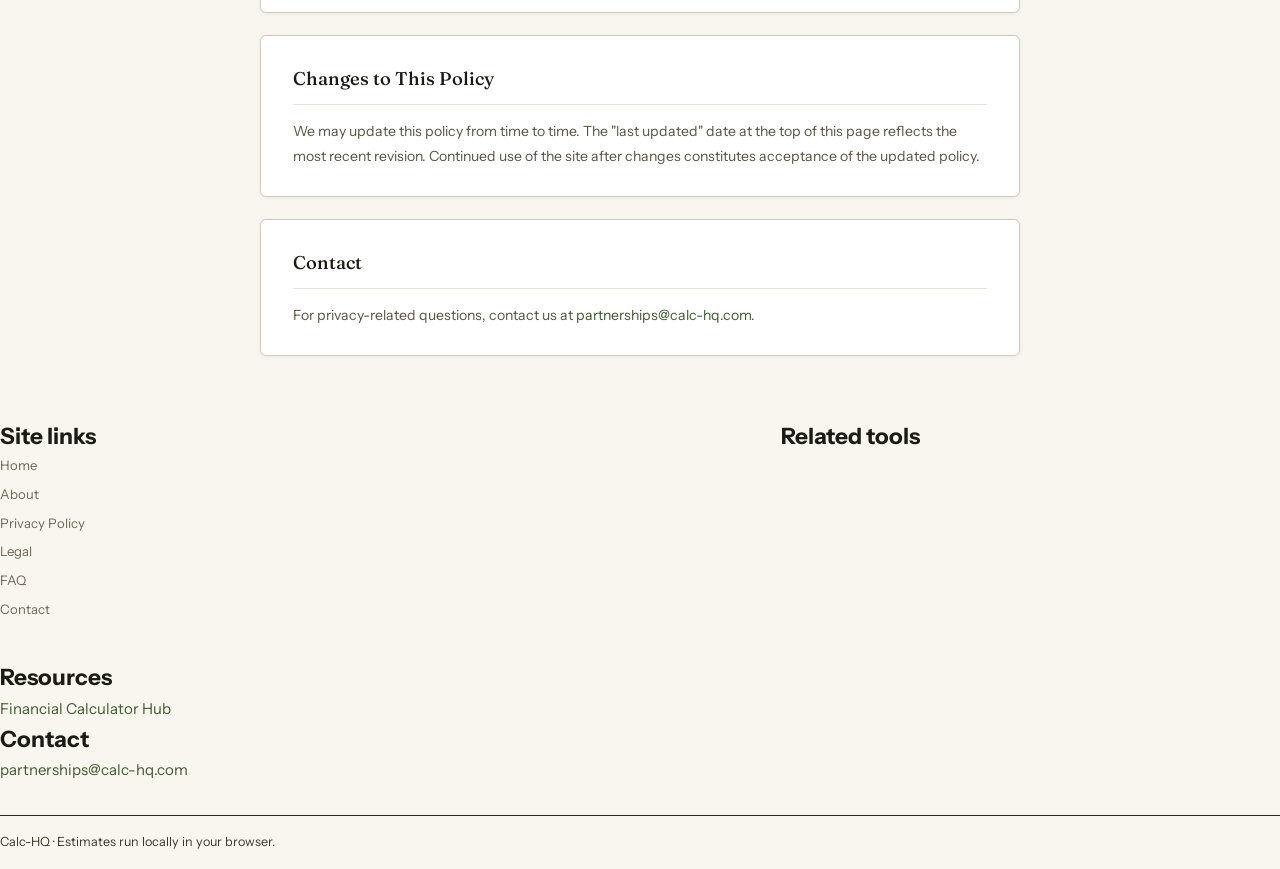
<file: privacy.html>
<!DOCTYPE html>

<html lang="en">
<head>
<meta charset="utf-8"/>
<meta content="width=device-width, initial-scale=1.0" name="viewport"/>
<title>Privacy | FreelanceIncomeCalc.com</title>
<meta content="Privacy policy for FreelanceIncomeCalc.com. No personal data is collected. Calculations run locally in your browser." name="description"/>
<link href="https://freelanceincomecalc.com/privacy" rel="canonical"/>
<meta name="robots" content="index, follow"/>
<meta name="google-adsense-account" content="ca-pub-7744853829365165"/>
<meta property="og:type" content="website"/>
<meta property="og:title" content="Privacy Policy | FreelanceIncomeCalc.com"/>
<meta property="og:description" content="Privacy policy for FreelanceIncomeCalc.com. No personal data is collected. Calculations run locally in your browser."/>
<meta property="og:url" content="https://freelanceincomecalc.com/privacy"/>
<meta property="og:site_name" content="FreelanceIncomeCalc.com"/>
<meta name="twitter:card" content="summary"/>
<meta name="twitter:title" content="Privacy Policy | FreelanceIncomeCalc.com"/>
<meta name="twitter:description" content="Privacy policy for FreelanceIncomeCalc.com. No personal data is collected. Calculations run locally in your browser."/>
<link href="styles.css?v=layout-repair-0501" rel="stylesheet"/>
<script async="" crossorigin="anonymous" src="https://pagead2.googlesyndication.com/pagead/js/adsbygoogle.js?client=ca-pub-7744853829365165"></script>
<script type="application/ld+json">
{
 "@context": "https://schema.org",
 "@type": "WebPage",
 "name": "Privacy Policy",
 "url": "https://freelanceincomecalc.com/privacy",
 "description": "Privacy policy for FreelanceIncomeCalc.com, including Google AdSense and cookie disclosure."
}
</script>
<link rel="icon" href="favicon.svg">
</head>
<body class="page-wrap">
<header class="site-header">
<div class="container">
<a class="site-logo" href="/">Freelance<span>Income</span>Calc</a>
<div data-site-header-nav></div>
</div>
</header>
<div class="container">
<div aria-hidden="true" class="ad-slot ad-slot-top"></div>
</div>
<main>
<section class="info-hero"><div class="page-copy">
<div class="container">
<h1>Privacy Policy</h1>
<p>Last updated: March 2, 2026</p>
</div>
</section>
<div class="info-body">
<div class="container">
<div class="info-card">
<h2>Overview</h2>
<p>FreelanceIncomeCalc.com is a static, browser-based tool. We do not operate user accounts, do not collect personal information, and do not transmit calculator inputs to any server. This policy describes what limited data interactions occur when you use this site.</p>
</div>
<div class="info-card">
<h2>Calculator Data</h2>
<p>All calculations on this site run entirely within your browser using local JavaScript. No input you enter into the calculator is transmitted to our servers or any third party. We do not store, log, or process any calculation data.</p>
</div>
<div class="info-card">
<h2>Cookies and Third-Party Advertising</h2>
<p>This site uses Google AdSense to display advertisements. Google AdSense may use cookies and similar tracking technologies to serve ads based on your prior visits to this and other websites. Google's use of advertising cookies enables it and its partners to serve ads based on your visits to this site and other sites on the internet.</p>
<p>You may opt out of personalized advertising by visiting <a href="https://www.google.com/settings/ads" rel="noopener noreferrer" target="_blank">Google Ads Settings</a>. You can also opt out of a third-party vendor's use of cookies by visiting the <a href="https://optout.networkadvertising.org/" rel="noopener noreferrer" target="_blank">Network Advertising Initiative opt-out page</a>.</p>
<p>We do not control the cookies placed by Google AdSense. Google's privacy policy governs its data collection and use practices.</p>
</div>
<div class="info-card">
<h2>Server Logs</h2>
<p>Standard web server access logs may record your IP address, browser type, referring URL, and pages visited, as is common with any website. These logs are used solely for security and operational purposes and are not shared with third parties for marketing.</p>
</div>
<div class="info-card">
<h2>No Data Sales</h2>
<p>We do not sell personal information. We do not have personal information to sell — the calculator collects none.</p>
</div>
<div class="info-card">
<h2>External Links</h2>
<p>This site contains links to other websites, including related financial tools. We are not responsible for the privacy practices or content of those sites. Review their privacy policies independently.</p>
</div>
<div class="info-card">
<h2>Changes to This Policy</h2>
<p>We may update this policy from time to time. The "last updated" date at the top of this page reflects the most recent revision. Continued use of the site after changes constitutes acceptance of the updated policy.</p>
</div>
<div class="info-card">
<h2>Contact</h2>
<p>For privacy-related questions, contact us at <a href="mailto:partnerships@calc-hq.com">partnerships@calc-hq.com</a>.</p>
</div>
<div aria-hidden="true" class="ad-slot ad-slot-bottom"></div>
</div>
</div>
</main>
<div id="site-footer"></div>
<script src="config.js"></script>
<script src="network.js?v=2026-05-03"></script>
<script src="ads.js"></script>
<script src="app.js"></script>
</body>
</html>
</file>
<file: styles.css>
@import url('https://fonts.googleapis.com/css2?family=Fraunces:ital,wght@0,500;0,700;1,700&family=Instrument+Sans:wght@400;500;600&family=Fira+Code:wght@400;500&display=swap');

:root {
  --soil:      #1c1a14;
  --moss:      #3d5a2e;
  --fern:      #5a7f42;
  --leaf:      #8ab56a;
  --mist:      #f2ede4;
  --parchment: #e8e1d4;
  --linen:     #f9f6f0;
  --ink:       #1c1a14;
  --ink-mid:   #5a5344;
  --ink-muted: #9c9082;
  --border:    #d4cabc;
  --white:     #ffffff;
  --red:       #a33020;
  --red-bg:    #fdf2ef;
  --shadow:    0 2px 12px rgba(28,26,20,0.1);
  --radius:    6px;
  --font-head: 'Fraunces', Georgia, serif;
  --font-body: 'Instrument Sans', system-ui, sans-serif;
  --font-mono: 'Fira Code', 'Courier New', monospace;
}

*, *::before, *::after { box-sizing: border-box; margin: 0; padding: 0; }
html { scroll-behavior: smooth; }
body { font-family: var(--font-body); font-size: 15px; line-height: 1.65; color: var(--ink); background: var(--linen); -webkit-font-smoothing: antialiased; }
a { color: var(--moss); text-decoration: none; }
a:hover { text-decoration: underline; }

/* ── AD SLOTS: collapse when empty ── */
.ad-slot { width: 100%; text-align: center; background: transparent; min-height: 0; }
.ad-slot:empty { display: none; }
.ad-slot ins.adsbygoogle:not([data-ad-status]) { display: none !important; }

/* ── SPONSOR SLOT ── */
.sponsor-slot { display: none; background: var(--parchment); border: 1px solid var(--border); border-radius: var(--radius); padding: 8px 14px; font-size: 0.8rem; text-align: center; margin: 12px 0; }
.sponsor-label { font-family: var(--font-mono); font-size: 0.62rem; letter-spacing: 0.1em; text-transform: uppercase; color: var(--ink-muted); margin-right: 8px; }

/* ── LAYOUT ── */
.page-wrap { min-height: 100vh; display: flex; flex-direction: column; }
main { flex: 1; }
.container { width: 100%; max-width: 800px; margin: 0 auto; padding: 0 20px; }

/* ── HEADER ── */
.site-header { background: var(--soil); padding: 0; border-bottom: 3px solid var(--fern); }
.site-header .container { display: flex; align-items: center; justify-content: space-between; flex-wrap: wrap; gap: 0; }
.site-logo { font-family: var(--font-head); font-size: 1.15rem; font-weight: 700; font-style: italic; color: var(--mist); padding: 14px 0; }
.site-logo span { color: var(--leaf); font-style: normal; }
.site-nav { display: flex; gap: 0; }
.site-nav a { font-size: 0.8rem; font-weight: 500; color: #9c9082; padding: 14px 12px; transition: color 0.15s; }
.site-nav a:hover { color: var(--leaf); text-decoration: none; }
.site-nav a.active { color: var(--leaf); }
@media (max-width: 560px) {
  .site-header .container { flex-direction: column; align-items: flex-start; }
  .site-nav { flex-wrap: wrap; }
  .site-nav a { padding: 8px 10px 10px; }
}

/* ── HERO ── */
.tool-hero { background: var(--soil); padding: 50px 0 42px; }
.tool-hero h1 { font-family: var(--font-head); font-size: clamp(1.9rem, 4vw, 2.9rem); font-weight: 700; font-style: italic; color: var(--mist); line-height: 1.1; margin-bottom: 12px; }
.tool-hero h1 em { font-style: normal; color: var(--leaf); }
.tool-hero p { color: #9c9082; font-size: 0.96rem; max-width: 500px; }
.badge-row { display: flex; flex-wrap: wrap; gap: 8px; margin-top: 16px; }
.badge { font-family: var(--font-mono); font-size: 0.67rem; letter-spacing: 0.06em; padding: 3px 10px; border-radius: 20px; background: rgba(138,181,106,0.1); border: 1px solid rgba(138,181,106,0.25); color: var(--leaf); }

/* ── CARD ── */
.calc-card { background: var(--white); border: 1px solid var(--border); border-radius: var(--radius); box-shadow: var(--shadow); padding: 32px; margin: 32px 0; }
.calc-card-title { font-family: var(--font-head); font-size: 1.25rem; font-weight: 500; color: var(--ink); margin-bottom: 24px; padding-bottom: 14px; border-bottom: 1px solid var(--parchment); }
@media (max-width: 560px) { .calc-card { padding: 20px; } }

/* ── FORM ── */
.form-grid { display: grid; grid-template-columns: 1fr 1fr; gap: 18px; }
@media (max-width: 560px) { .form-grid { grid-template-columns: 1fr; } }
.field { display: flex; flex-direction: column; gap: 5px; }
.field.full { grid-column: 1 / -1; }
.section-sep { font-family: var(--font-mono); font-size: 0.65rem; letter-spacing: 0.1em; text-transform: uppercase; color: var(--ink-muted); padding-bottom: 6px; border-bottom: 1px solid var(--parchment); margin: 20px 0 12px; grid-column: 1 / -1; }
label { font-size: 0.82rem; font-weight: 600; color: var(--ink-mid); }
label .req { color: var(--fern); margin-left: 2px; }
.input-wrap { position: relative; }
.input-wrap .pfx { position: absolute; left: 11px; top: 50%; transform: translateY(-50%); color: var(--ink-muted); font-family: var(--font-mono); font-size: 0.88rem; pointer-events: none; }
.input-wrap input { padding-left: 26px; }
input[type="text"], input[type="number"], select { width: 100%; padding: 10px 12px; font-family: var(--font-mono); font-size: 0.9rem; color: var(--ink); background: var(--mist); border: 1px solid var(--border); border-radius: var(--radius); outline: none; -webkit-appearance: none; appearance: none; transition: border-color 0.15s, box-shadow 0.15s, background 0.15s; }
select { font-family: var(--font-body); background-image: url("data:image/svg+xml,%3Csvg xmlns='http://www.w3.org/2000/svg' width='12' height='8'%3E%3Cpath d='M1 1l5 5 5-5' stroke='%239c9082' stroke-width='1.5' fill='none' stroke-linecap='round' stroke-linejoin='round'/%3E%3C/svg%3E"); background-repeat: no-repeat; background-position: right 12px center; padding-right: 34px; }
input:focus, select:focus { border-color: var(--fern); box-shadow: 0 0 0 3px rgba(61,90,46,0.1); background: var(--white); }
input.err { border-color: var(--red) !important; box-shadow: 0 0 0 3px rgba(163,48,32,0.08) !important; }
.field-hint { font-size: 0.73rem; color: var(--ink-muted); line-height: 1.4; }
.field-error { font-size: 0.73rem; color: var(--red); min-height: 1rem; }
.error-banner { background: var(--red-bg); border: 1px solid #f0c0b0; border-radius: var(--radius); padding: 14px 18px; color: var(--red); font-size: 0.88rem; margin-bottom: 16px; }

/* ── MODE TOGGLE ── */
.mode-toggle { display: flex; gap: 0; border: 1px solid var(--border); border-radius: var(--radius); overflow: hidden; margin-bottom: 20px; }
.mode-toggle label { flex: 1; text-align: center; padding: 9px 14px; font-size: 0.82rem; font-weight: 600; cursor: pointer; color: var(--ink-muted); background: var(--mist); transition: background 0.15s, color 0.15s; }
.mode-toggle input[type="radio"] { display: none; }
.mode-toggle input[type="radio"]:checked + label { background: var(--moss); color: var(--white); }

/* ── BUTTONS ── */
.btn-row { display: flex; gap: 12px; margin-top: 26px; flex-wrap: wrap; }
.btn-primary { flex: 1; min-width: 160px; background: var(--moss); color: var(--white); border: none; border-radius: var(--radius); padding: 13px 24px; font-family: var(--font-body); font-size: 0.95rem; font-weight: 600; cursor: pointer; transition: background 0.15s, transform 0.1s; }
.btn-primary:hover { background: var(--fern); }
.btn-primary:active { transform: scale(0.98); }
.btn-secondary { background: transparent; color: var(--ink-mid); border: 1px solid var(--border); border-radius: var(--radius); padding: 13px 20px; font-family: var(--font-body); font-size: 0.88rem; cursor: pointer; transition: border-color 0.15s; }
.btn-secondary:hover { border-color: var(--ink-mid); color: var(--ink); }
.btn-copy { background: transparent; color: var(--moss); border: 1px solid var(--moss); border-radius: var(--radius); padding: 10px 18px; font-family: var(--font-body); font-size: 0.85rem; font-weight: 600; cursor: pointer; transition: background 0.15s, color 0.15s; }
.btn-copy:hover { background: var(--moss); color: var(--white); }

/* ── RESULTS ── */
#results { margin: 0 0 40px; }
.results-heading { font-family: var(--font-head); font-size: 1.3rem; font-weight: 500; margin-bottom: 18px; color: var(--ink); }
.rate-banner { background: var(--soil); border-radius: var(--radius); padding: 26px 28px 22px; margin-bottom: 20px; display: flex; align-items: center; justify-content: space-between; gap: 20px; flex-wrap: wrap; }
.rbl { font-family: var(--font-mono); font-size: 0.67rem; letter-spacing: 0.1em; text-transform: uppercase; color: #6e6556; margin-bottom: 5px; }
.rate-big { font-family: var(--font-head); font-size: clamp(2.4rem, 5vw, 3.2rem); font-weight: 700; color: var(--leaf); line-height: 1; }
.rate-sub { font-size: 0.79rem; color: #9c9082; margin-top: 4px; }
.banner-cols { display: flex; gap: 32px; flex-wrap: wrap; }
.banner-col { }
.monthly-val { font-family: var(--font-mono); font-size: 1.45rem; font-weight: 500; color: var(--mist); }
.summary-grid { display: grid; grid-template-columns: repeat(auto-fill, minmax(160px, 1fr)); gap: 12px; margin-bottom: 20px; }
.s-card { background: var(--white); border: 1px solid var(--border); border-radius: var(--radius); padding: 15px; box-shadow: 0 1px 3px rgba(28,26,20,0.06); }
.s-card .sl { font-family: var(--font-mono); font-size: 0.66rem; letter-spacing: 0.08em; text-transform: uppercase; color: var(--ink-muted); margin-bottom: 5px; }
.s-card .sv { font-family: var(--font-mono); font-size: 1.12rem; font-weight: 500; color: var(--ink); }
.s-card.accent .sv { color: var(--moss); }
.results-meta { font-family: var(--font-mono); font-size: 0.78rem; color: var(--ink-muted); margin-bottom: 14px; }
.disclaimer { font-size: 0.78rem; color: var(--ink-muted); background: var(--parchment); border-left: 3px solid var(--border); padding: 10px 14px; border-radius: 0 var(--radius) var(--radius) 0; font-style: italic; margin-bottom: 16px; }

/* ── INFO PAGES ── */
.info-hero { background: var(--soil); padding: 44px 0 36px; }
.info-hero h1 { font-family: var(--font-head); font-size: clamp(1.6rem, 3vw, 2.3rem); font-style: italic; font-weight: 700; color: var(--mist); margin-bottom: 8px; }
.info-hero p { color: #9c9082; font-size: 0.93rem; }
.info-body { padding: 40px 0; }
.info-card { background: var(--white); border: 1px solid var(--border); border-radius: var(--radius); padding: 28px 32px; margin-bottom: 22px; box-shadow: 0 1px 4px rgba(28,26,20,0.06); }
.info-card h2 { font-family: var(--font-head); font-size: 1.15rem; font-weight: 500; margin-bottom: 14px; padding-bottom: 10px; border-bottom: 1px solid var(--parchment); color: var(--ink); }
.info-card h3 { font-size: 0.9rem; font-weight: 600; margin: 16px 0 6px; color: var(--ink); }
.info-card p { font-size: 0.88rem; color: var(--ink-mid); margin-bottom: 10px; line-height: 1.72; }
.info-card p:last-child { margin-bottom: 0; }
.info-card ul { list-style: disc; padding-left: 20px; margin-bottom: 10px; }
.info-card ul li { font-size: 0.88rem; color: var(--ink-mid); margin-bottom: 5px; line-height: 1.6; }
.info-card a { color: var(--moss); }
.faq-q { border-bottom: 1px solid var(--parchment); padding: 14px 0; }
.faq-q:last-child { border-bottom: none; padding-bottom: 0; }
.faq-q h3 { margin: 0 0 7px; font-size: 0.91rem; }
.faq-q p { margin: 0; }
@media (max-width: 560px) { .info-card { padding: 18px 16px; } }

/* ── CONTACT ── */
.contact-block { background: var(--parchment); border: 1px solid var(--border); border-radius: var(--radius); padding: 20px 24px; margin-bottom: 18px; }
.contact-block .cl { font-family: var(--font-mono); font-size: 0.65rem; letter-spacing: 0.1em; text-transform: uppercase; color: var(--fern); margin-bottom: 6px; }
.contact-block a { font-family: var(--font-mono); font-size: 0.95rem; color: var(--moss); font-weight: 500; }

/* ── FOOTER ── */
.site-footer { background: var(--soil); color: #6e6556; padding: 40px 0 24px; margin-top: 48px; }
.footer-grid { display: grid; grid-template-columns: 1.2fr 0.8fr; gap: 32px; margin-bottom: 32px; }
@media (max-width: 600px) { .footer-grid { grid-template-columns: 1fr; gap: 20px; } }
.footer-col h4 { font-family: var(--font-mono); font-size: 0.65rem; letter-spacing: 0.1em; text-transform: uppercase; color: #3d3829; margin-bottom: 12px; }
.footer-col a { display: block; color: #6e6556; font-size: 0.82rem; margin-bottom: 7px; transition: color 0.15s; }
.footer-col a:hover { color: var(--leaf); text-decoration: none; }
.footer-col p { font-size: 0.82rem; line-height: 1.65; }
#footer-network-links a { display: block; color: #6e6556; font-size: 0.82rem; margin-bottom: 7px; transition: color 0.15s; }
#footer-network-links a:hover { color: var(--leaf); text-decoration: none; }
.footer-bottom { border-top: 1px solid #2a2720; padding-top: 20px; display: flex; flex-wrap: wrap; justify-content: space-between; align-items: center; gap: 10px; font-size: 0.79rem; color: #3d3829; }
.footer-bottom a { color: #3d3829; }
.footer-bottom a:hover { color: #6e6556; text-decoration: none; }
.footer-disclaimer { font-size: 0.74rem; color: #3d3829; border-top: 1px solid #2a2720; padding-top: 14px; margin-top: 4px; line-height: 1.55; }


/* Related tools footer list */
.related-tools{list-style:none;padding-left:0;margin:0;}
.related-tools li{margin:6px 0;}
.related-tools a{text-decoration:none;}

/* ── AD COLLAPSE ── */
.adsense-unit { min-height: 0; height: 0; overflow: hidden; }
.adsense-unit ins, .adsense-unit iframe { height: 0 !important; max-height: 0 !important; }
.adsense-unit.active { min-height: 250px; height: auto; overflow: visible; }
.adsense-unit.active ins, .adsense-unit.active iframe { height: auto !important; max-height: none !important; }
.ad-slot { min-height: 0; }

/* ── PAGE COPY (support pages) ── */
.page-copy { max-width: 800px; margin: 0 auto; }
.page-copy h1 { margin-bottom: 16px; }
.page-copy h2 { margin-top: 24px; margin-bottom: 8px; }
.page-copy p { margin-bottom: 12px; }

/* ── NETWORK FOOTER OVERRIDES ── */
.footer-nav-links { list-style: none; padding: 0; margin: 0; }
.footer-nav-links li { margin-bottom: 6px; }
.footer-nav-links a { display: block; color: #6e6556; font-size: 0.82rem; margin-bottom: 7px; transition: color 0.15s; }
.footer-nav-links a:hover { color: var(--leaf); text-decoration: none; }
.footer-links { display: flex; flex-wrap: wrap; gap: 16px; padding: 20px 0; }
.footer-links a { color: #6e6556; text-decoration: none; font-size: 0.82rem; }
.footer-links a:hover { color: var(--leaf); }
.footer-meta { color: #3d3829; font-size: 0.79rem; padding: 16px 0; border-top: 1px solid #2a2720; margin-top: 8px; }
.footer-empty { color: #3d3829; font-size: 0.82rem; }
.header-nav { display: flex; gap: 16px; flex-wrap: wrap; }
.header-nav a { color: var(--mist); text-decoration: none; font-size: 0.95rem; }
.header-nav a:hover { color: var(--leaf); }
.header-nav a.active { font-weight: 700; color: var(--leaf); }
.example-table { width: 100%; border-collapse: collapse; }
.example-table th, .example-table td { border: 1px solid var(--border); padding: 10px; text-align: left; }

/* ── MOBILE FIXES ── */
@media (max-width: 600px) {
  .site-header .container {
    flex-direction: column;
    align-items: flex-start;
    gap: 12px;
  }
  .site-logo {
    display: block;
    width: 100%;
    font-size: 18px;
    margin: 0 0 8px 0;
    line-height: 1.2;
  }
  .header-nav {
    display: flex;
    flex-wrap: wrap;
    width: 100%;
    gap: 10px 14px;
    font-size: 14px;
  }
  .page-copy { padding: 0 8px; }
  body { padding-bottom: env(safe-area-inset-bottom, 0); overflow-x: hidden; }
}
</file>
